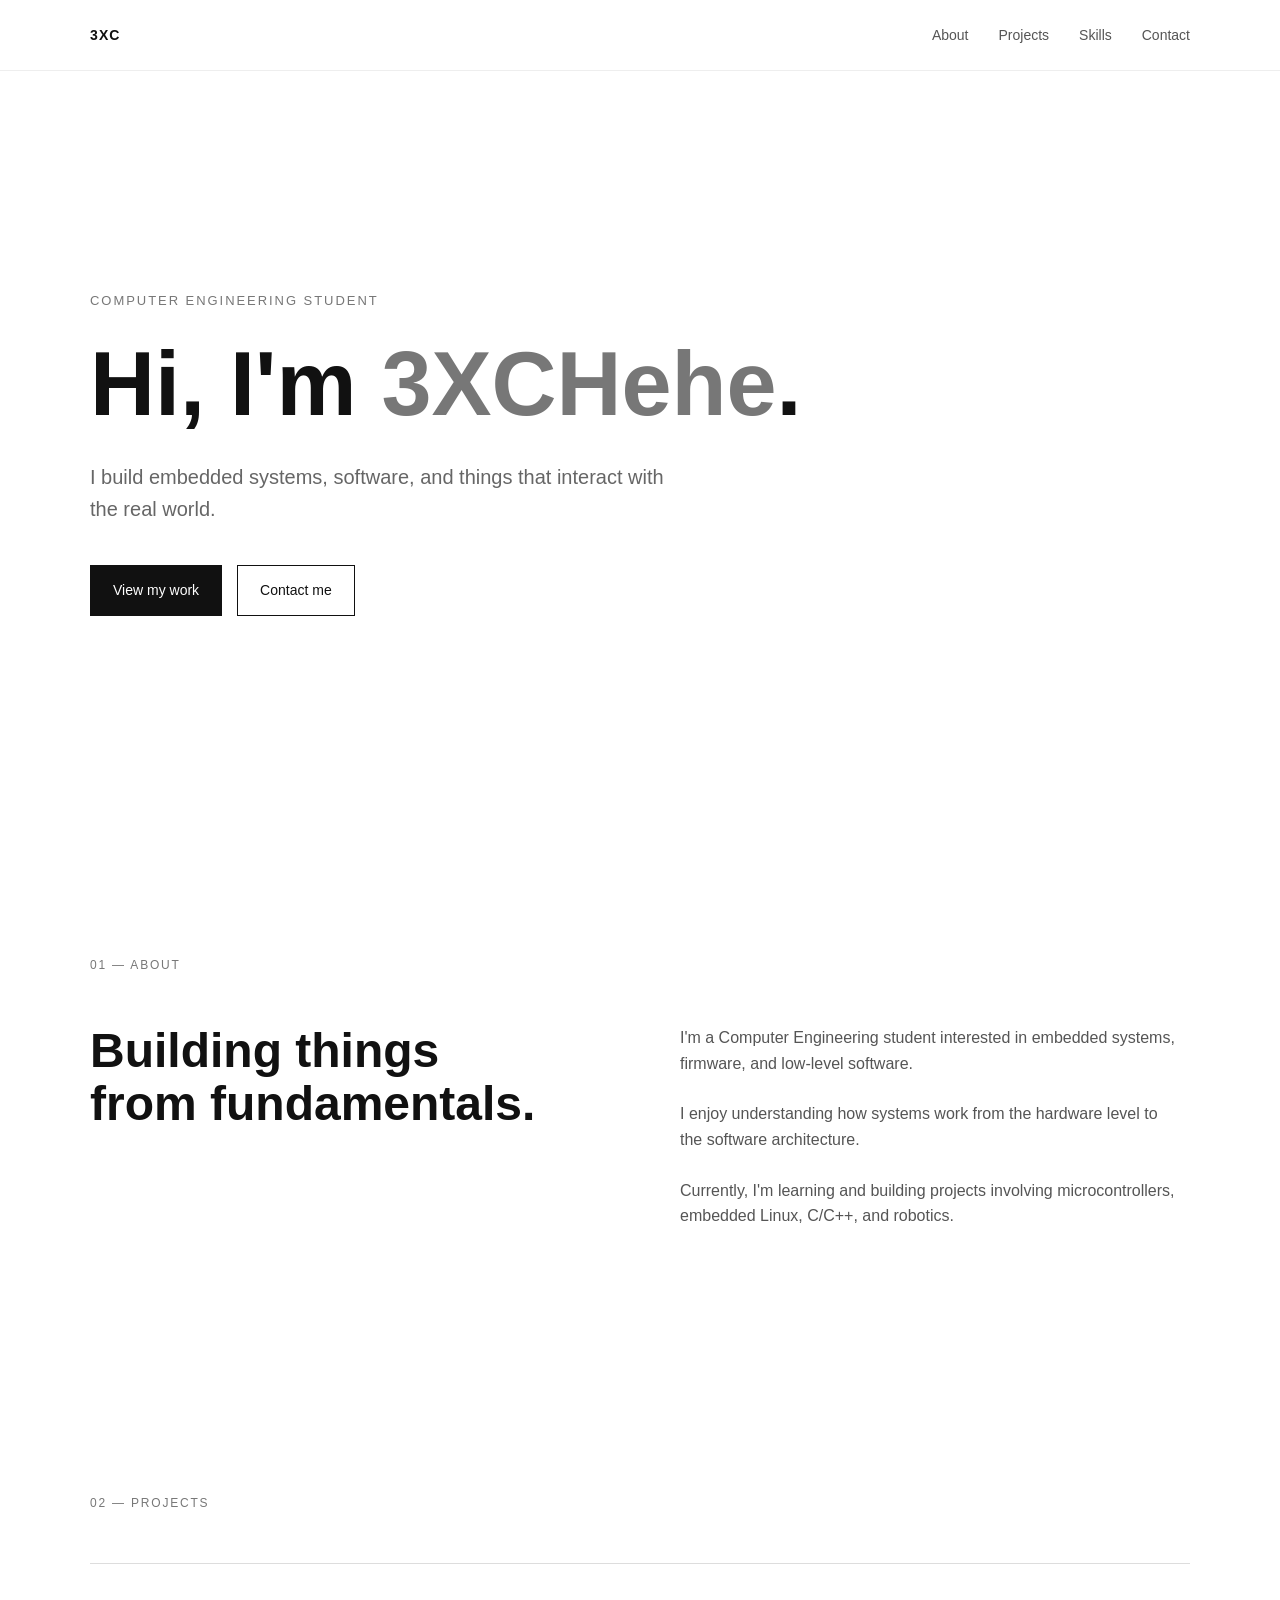
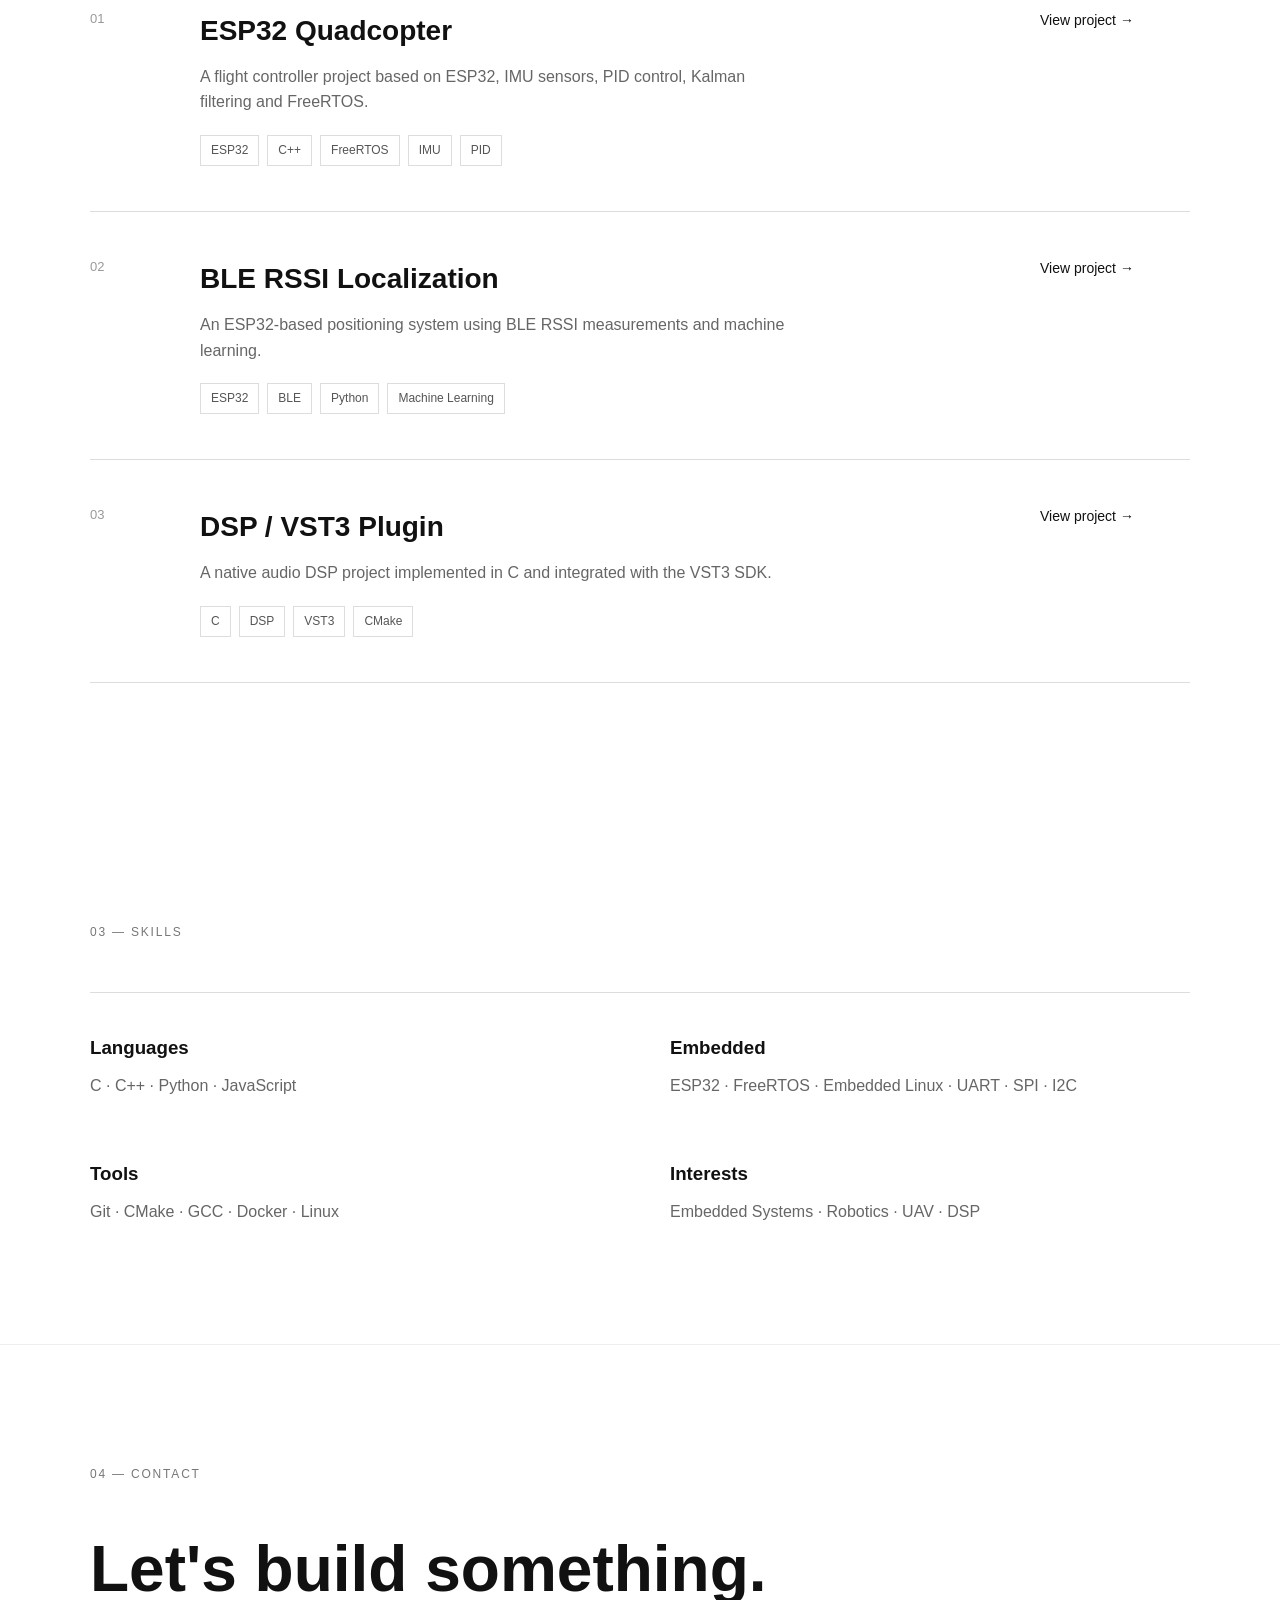
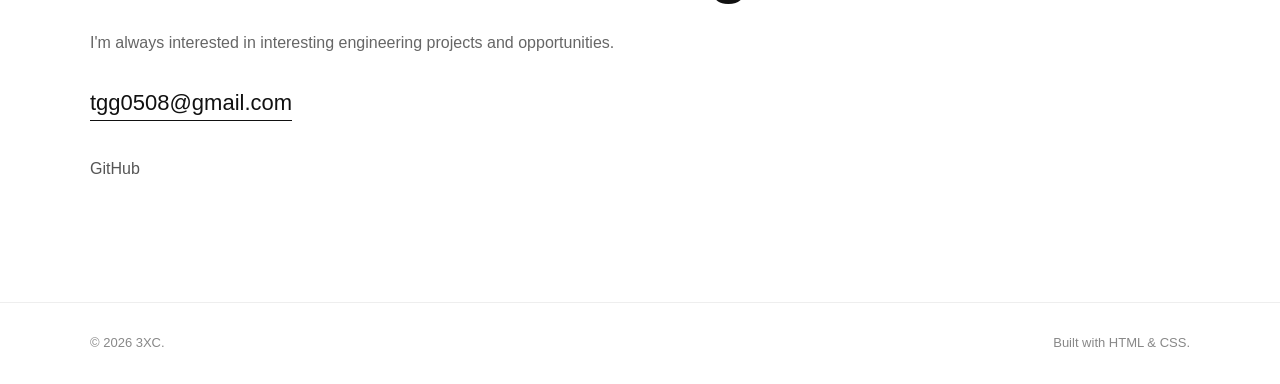
<file: index.html>
<!DOCTYPE html>
<html lang="en">

<head>
    <meta charset="UTF-8">

    <meta name="viewport" content="width=device-width, initial-scale=1.0">

    <meta name="description" content="Personal portfolio of a Computer Engineering student.">

    <title>3XCHEHE — Portfolio</title>

    <link rel="stylesheet" href="style.css">
</head>

<body>

    <!-- Navigation -->
    <header class="navbar">
        <div class="container nav-content">

            <a href="#" class="logo">
                3XC
            </a>

            <nav>
                <a href="#about">About</a>
                <a href="#projects">Projects</a>
                <a href="#skills">Skills</a>
                <a href="#contact">Contact</a>
            </nav>

        </div>
    </header>


    <main>

        <!-- Hero -->
        <section class="hero">
            <div class="container">

                <p class="eyebrow">
                    COMPUTER ENGINEERING STUDENT
                </p>

                <h1>
                    Hi, I'm <span>3XCHehe</span>.
                </h1>

                <p class="hero-description">
                    I build embedded systems, software,
                    and things that interact with the real world.
                </p>

                <div class="hero-buttons">

                    <a href="#projects" class="button primary">
                        View my work
                    </a>

                    <a href="#contact" class="button secondary">
                        Contact me
                    </a>

                </div>

            </div>
        </section>


        <!-- About -->
        <section id="about" class="section">
            <div class="container">

                <p class="section-label">
                    01 — ABOUT
                </p>

                <div class="about-grid">

                    <h2>
                        Building things<br>
                        from fundamentals.
                    </h2>

                    <div class="about-text">

                        <p>
                            I'm a Computer Engineering student
                            interested in embedded systems,
                            firmware, and low-level software.
                        </p>

                        <p>
                            I enjoy understanding how systems work
                            from the hardware level to the software
                            architecture.
                        </p>

                        <p>
                            Currently, I'm learning and building
                            projects involving microcontrollers,
                            embedded Linux, C/C++, and robotics.
                        </p>

                    </div>

                </div>

            </div>
        </section>


        <!-- Projects -->
        <section id="projects" class="section">
            <div class="container">

                <p class="section-label">
                    02 — PROJECTS
                </p>

                <div class="projects">

                    <article class="project">

                        <div class="project-number">
                            01
                        </div>

                        <div>
                            <h3>
                                ESP32 Quadcopter
                            </h3>

                            <p>
                                A flight controller project based
                                on ESP32, IMU sensors, PID control,
                                Kalman filtering and FreeRTOS.
                            </p>

                            <div class="tags">
                                <span>ESP32</span>
                                <span>C++</span>
                                <span>FreeRTOS</span>
                                <span>IMU</span>
                                <span>PID</span>
                            </div>
                        </div>

                        <a href="#" class="project-link">
                            View project →
                        </a>

                    </article>


                    <article class="project">

                        <div class="project-number">
                            02
                        </div>

                        <div>
                            <h3>
                                BLE RSSI Localization
                            </h3>

                            <p>
                                An ESP32-based positioning system
                                using BLE RSSI measurements and
                                machine learning.
                            </p>

                            <div class="tags">
                                <span>ESP32</span>
                                <span>BLE</span>
                                <span>Python</span>
                                <span>Machine Learning</span>
                            </div>
                        </div>

                        <a href="#" class="project-link">
                            View project →
                        </a>

                    </article>


                    <article class="project">

                        <div class="project-number">
                            03
                        </div>

                        <div>
                            <h3>
                                DSP / VST3 Plugin
                            </h3>

                            <p>
                                A native audio DSP project implemented
                                in C and integrated with the VST3 SDK.
                            </p>

                            <div class="tags">
                                <span>C</span>
                                <span>DSP</span>
                                <span>VST3</span>
                                <span>CMake</span>
                            </div>
                        </div>

                        <a href="#" class="project-link">
                            View project →
                        </a>

                    </article>

                </div>

            </div>
        </section>


        <!-- Skills -->
        <section id="skills" class="section">
            <div class="container">

                <p class="section-label">
                    03 — SKILLS
                </p>

                <div class="skills-grid">

                    <div>
                        <h3>Languages</h3>

                        <p>
                            C · C++ · Python · JavaScript
                        </p>
                    </div>

                    <div>
                        <h3>Embedded</h3>

                        <p>
                            ESP32 · FreeRTOS · Embedded Linux
                            · UART · SPI · I2C
                        </p>
                    </div>

                    <div>
                        <h3>Tools</h3>

                        <p>
                            Git · CMake · GCC · Docker
                            · Linux
                        </p>
                    </div>

                    <div>
                        <h3>Interests</h3>

                        <p>
                            Embedded Systems · Robotics
                            · UAV · DSP
                        </p>
                    </div>

                </div>

            </div>
        </section>


        <!-- Contact -->
        <section id="contact" class="section contact">
            <div class="container">

                <p class="section-label">
                    04 — CONTACT
                </p>

                <h2>
                    Let's build something.
                </h2>

                <p>
                    I'm always interested in interesting
                    engineering projects and opportunities.
                </p>

                <a href="mailto:your.email@example.com" class="email">
                    tgg0508@gmail.com
                </a>

                <div class="socials">

                    <a href="#">
                        GitHub
                    </a>

                </div>

            </div>
        </section>

    </main>


    <!-- Footer -->
    <footer>
        <div class="container">

            <p>
                © 2026 3XC.
            </p>

            <p>
                Built with HTML & CSS.
            </p>

        </div>
    </footer>

</body>

</html>
</file>
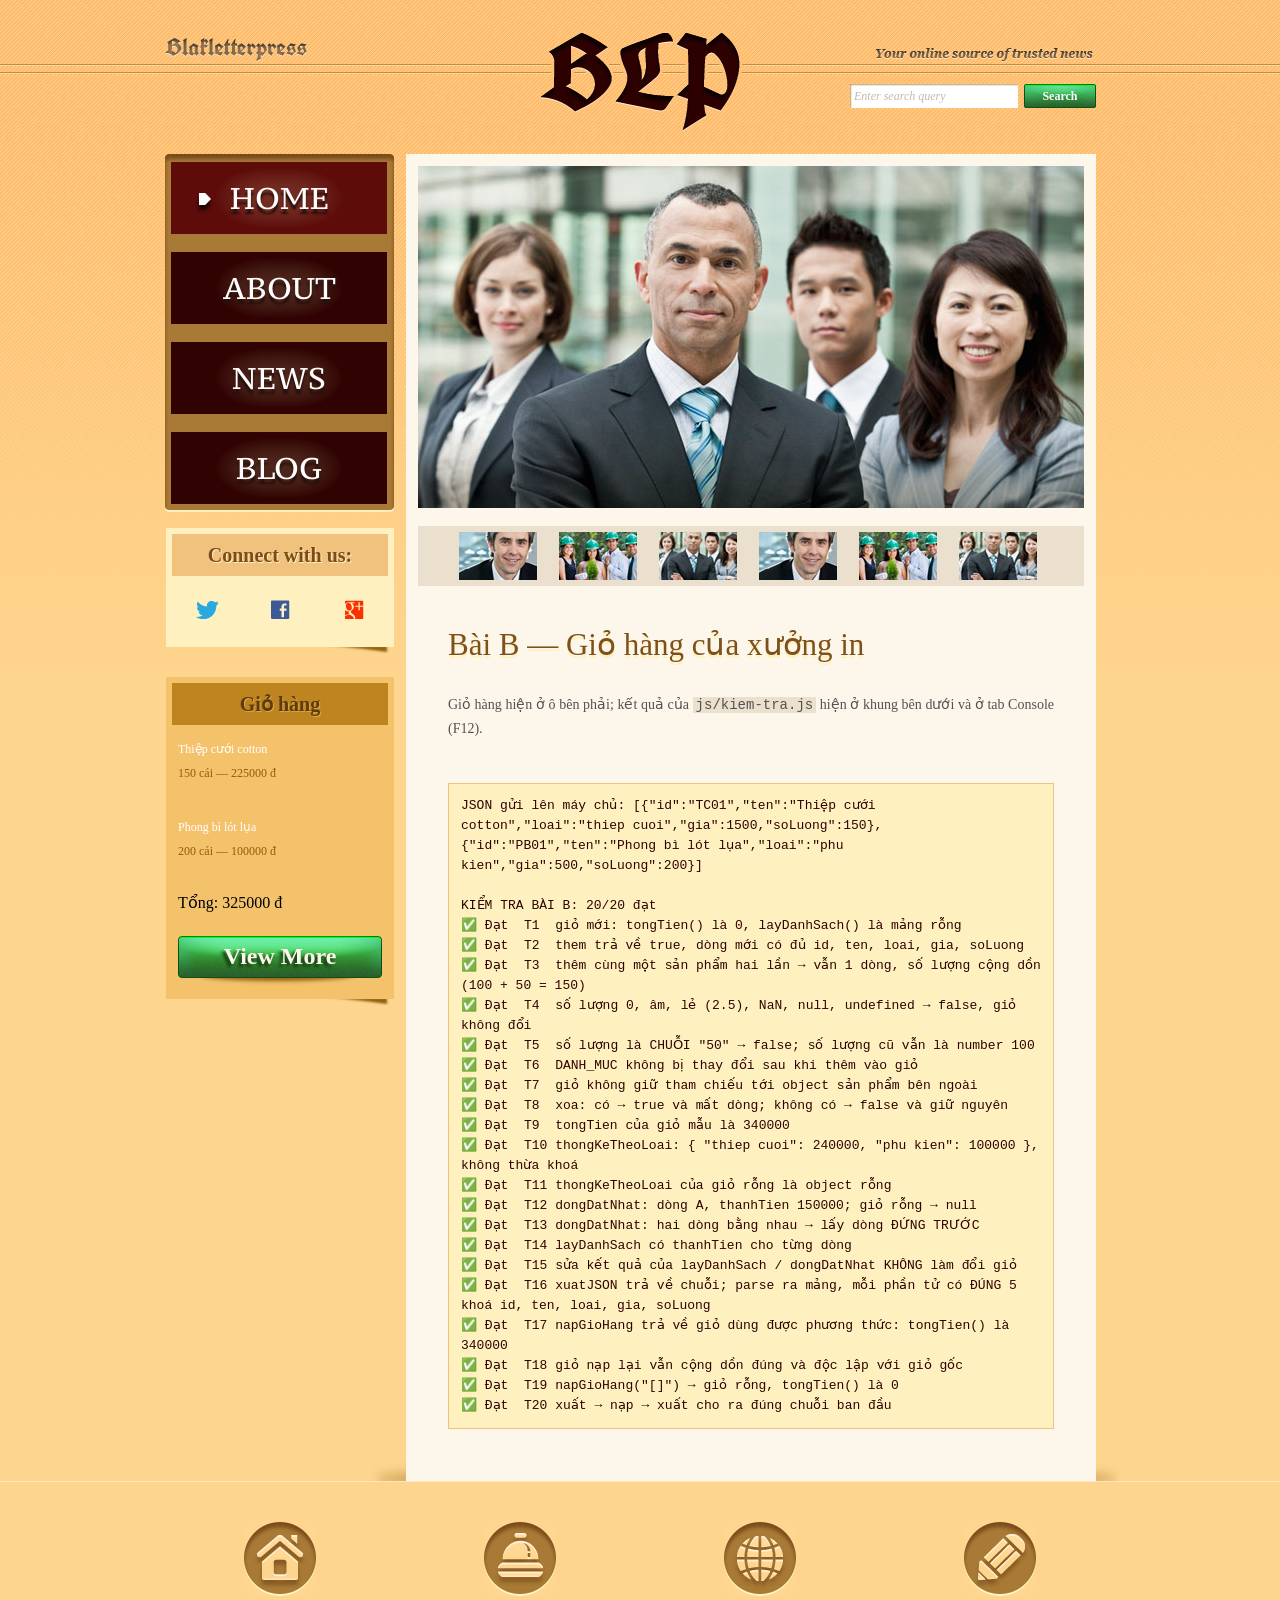
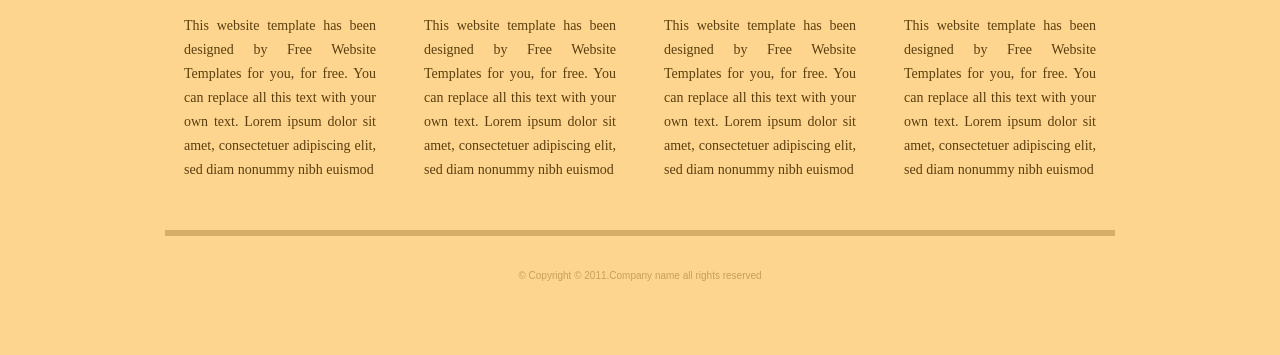
<file: Bai_tap_2_JS_tin_tuc_va_gio_hang/index.html>
<!DOCTYPE html>
<!-- Website template by freewebsitetemplates.com -->
<html>
<head>
	<meta charset="UTF-8">
	<title>Bài B – Giỏ hàng | Blakletterpress</title>
	<link rel="stylesheet" href="css/style.css" type="text/css">
	<link rel="stylesheet" href="css/bai-js.css" type="text/css">
</head>
<body>
	<div id="page">
		<div id="header">
			<div id="motto">
				<a href="index.html" class="sitename"><img src="images/blakletterpress.png" height="24" width="142" alt="SiteName"></a>
				<p>
					<img src="images/header-text.png" height="14" width="218" alt="Text">
				</p>
			</div>
			<div id="logo">
				<a href="index.html"><img src="images/logo.png" alt="LOGO"></a>
			</div>
			<div id="searchbar">
				<form action="#" method="post">
					<input type="text" value="Enter search query" class="txtfield" onBlur="javascript:if(this.value==''){this.value=this.defaultValue;}" onFocus="javascript:if(this.value==this.defaultValue){this.value='';}">
					<input type="submit" value="Search" class="btn">
				</form>
			</div>
		</div>
		<div id="contents">
			<div id="main">
				<div id="gallery">
					<div>
						<img src="images/team-large.jpg" alt="Img">
					</div>
					<ul>
						<li>
							<img src="images/smiling.jpg" alt="Img">
						</li>
						<li>
							<img src="images/ecofriends.jpg" alt="Img">
						</li>
						<li>
							<img src="images/team.jpg" alt="Img">
						</li>
						<li>
							<img src="images/smiling.jpg" alt="Img">
						</li>
						<li>
							<img src="images/ecofriends.jpg" alt="Img">
						</li>
						<li>
							<img src="images/team.jpg" alt="Img">
						</li>
					</ul>
				</div>
				<div class="body">
					<h1>Bài B — Giỏ hàng của xưởng in</h1>
					<p>
						Giỏ hàng hiện ở ô bên phải; kết quả của <code>js/kiem-tra.js</code> hiện ở khung bên dưới và ở tab Console (F12).
					</p>
					<pre id="ket-qua"></pre>
				</div>
			</div>
			<div id="sidebar">
				<div id="navigation">
					<div>
						<ul>
							<li class="selected">
								<a href="index.html">Home</a>
							</li>
							<li>
								<a href="about.html">About</a>
							</li>
							<li>
								<a href="news.html">News</a>
							</li>
							<li>
								<a href="blog.html">Blog</a>
							</li>
						</ul>
					</div>
				</div>
				<div class="section">
					<div id="connect">
						<h2>Connect with us:</h2>
						<a href="http://freewebsitetemplates.com/go/twitter/" target="_blank" class="twitter"></a> <a href="http://freewebsitetemplates.com/go/facebook/" target="_blank" class="facebook"></a> <a href="http://freewebsitetemplates.com/go/googleplus/" target="_blank" class="googleplus"></a>
					</div>
				</div>
				<div class="section">
					<div id="posts">
						<h2>Giỏ hàng</h2>
						<ul id="gio-hang">
							<li>
								<h5>Title Sample One</h5>
								<p>
									Lorem ipsum dolor sit amet, consectetur adipiscing elit. Donec eleifend ligula vel velit varius
								</p>
								<a href="news.html" class="more">Read more</a>
							</li>
							<li>
								<h5>Title Sample One</h5>
								<p>
									Lorem ipsum dolor sit amet, consectetur adipiscing elit. Donec eleifend ligula vel velit varius
								</p>
								<a href="news.html" class="more">Read more</a>
							</li>
						</ul>
						<a href="news.html" class="btn2">View More</a>
					</div>
				</div>
			</div>
		</div>
		<div id="footer">
			<div>
				<ul id="featured">
					<li>
						<a href="index.html" class="home"></a>
						<p>
							This website template has been designed by Free Website Templates for you, for free. You can replace all this text with your own text. Lorem ipsum dolor sit amet, consectetuer adipiscing elit, sed diam nonummy nibh euismod
						</p>
					</li>
					<li>
						<a href="index.html" class="bell"></a>
						<p>
							This website template has been designed by Free Website Templates for you, for free. You can replace all this text with your own text. Lorem ipsum dolor sit amet, consectetuer adipiscing elit, sed diam nonummy nibh euismod
						</p>
					</li>
					<li>
						<a href="index.html" class="globe"></a>
						<p>
							This website template has been designed by Free Website Templates for you, for free. You can replace all this text with your own text. Lorem ipsum dolor sit amet, consectetuer adipiscing elit, sed diam nonummy nibh euismod
						</p>
					</li>
					<li>
						<a href="index.html" class="pencil"></a>
						<p>
							This website template has been designed by Free Website Templates for you, for free. You can replace all this text with your own text. Lorem ipsum dolor sit amet, consectetuer adipiscing elit, sed diam nonummy nibh euismod
						</p>
					</li>
				</ul>
				<p id="footnote">
					© Copyright © 2011.Company name all rights reserved
				</p>
			</div>
		</div>
	</div>
	<script src="js/ho-tro.js"></script>
	<script src="js/bai-b-gio-hang.js"></script>
	<script src="js/kiem-tra.js"></script>
</body>
</html>
</file>
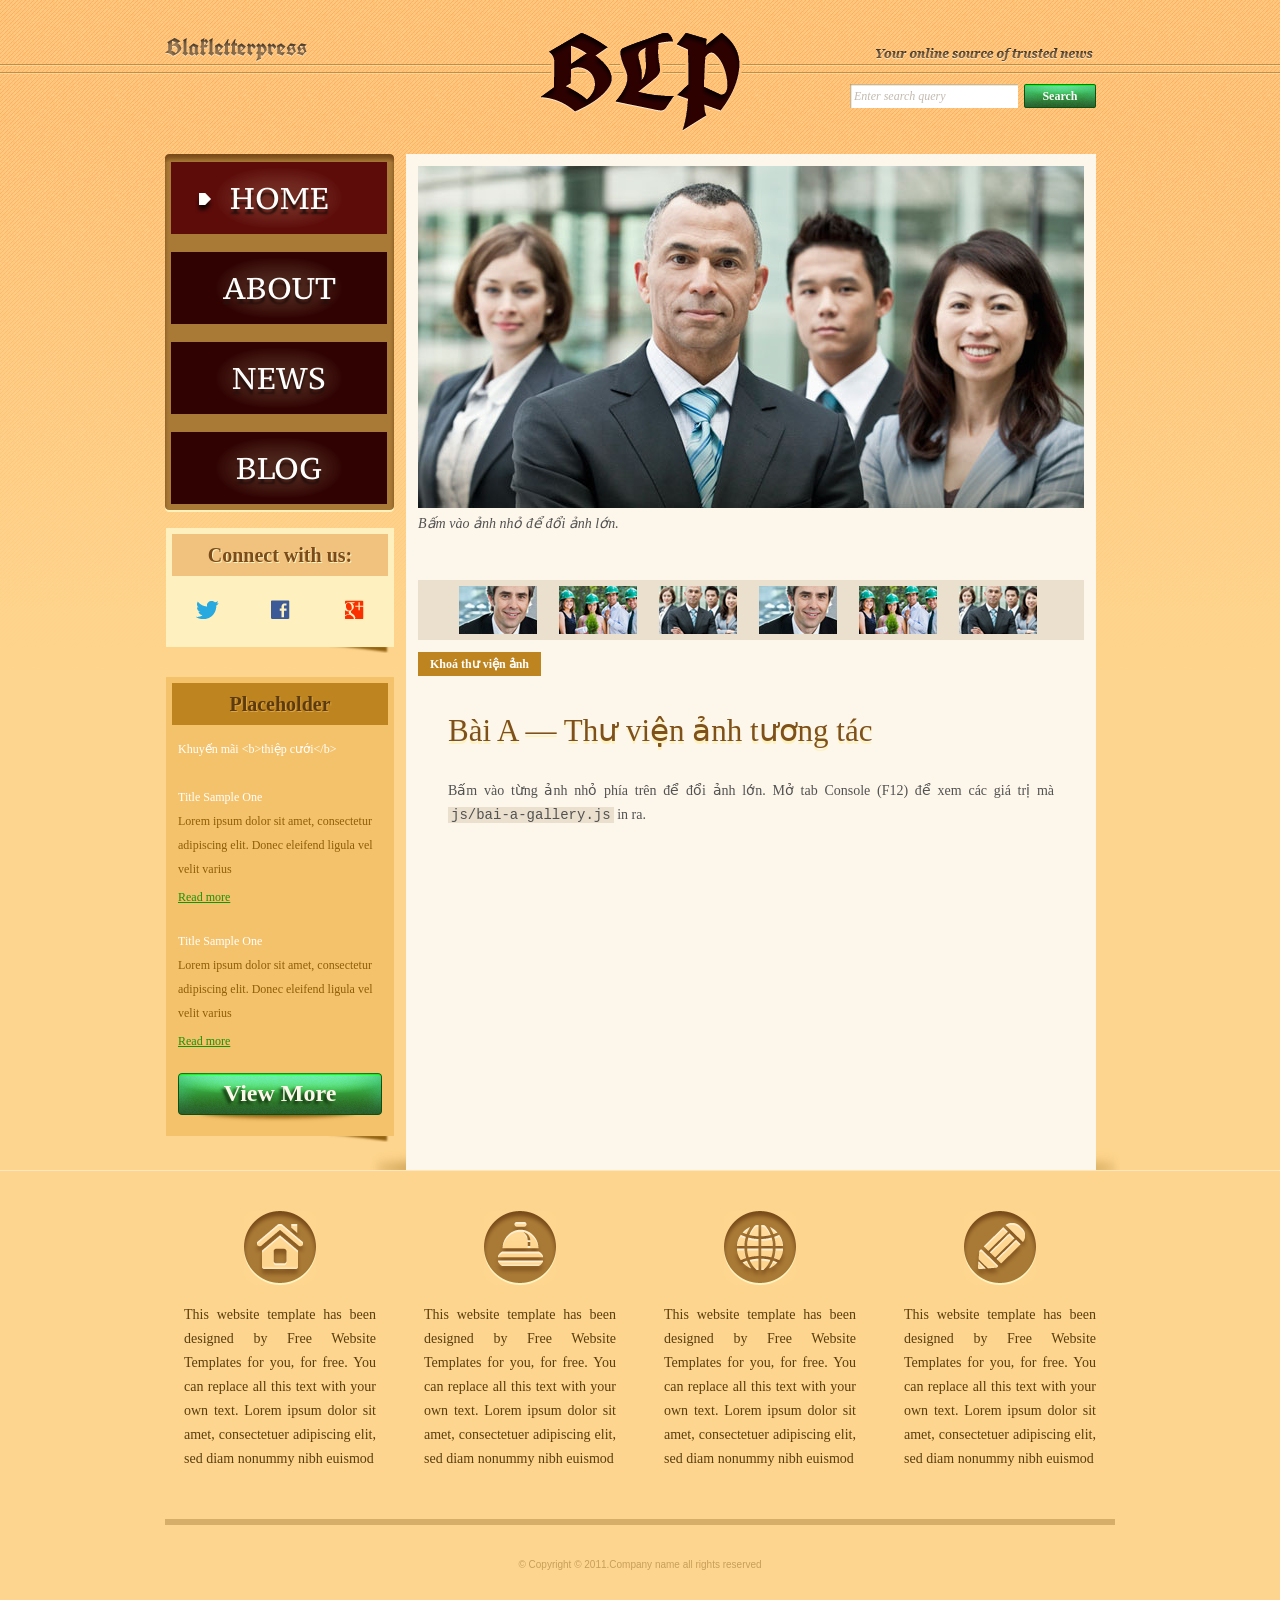
<file: Bai_tap_3_JS_thu_vien_anh_va_tin_nhanh/index.html>
<!DOCTYPE html>
<!-- Website template by freewebsitetemplates.com -->
<html>
<head>
	<meta charset="UTF-8">
	<title>Bài A – Thư viện ảnh | Blakletterpress</title>
	<link rel="stylesheet" href="css/style.css" type="text/css">
	<link rel="stylesheet" href="css/bai-js.css" type="text/css">
</head>
<body>
	<div id="page">
		<div id="header">
			<div id="motto">
				<a href="index.html" class="sitename"><img src="images/blakletterpress.png" height="24" width="142" alt="SiteName"></a>
				<p>
					<img src="images/header-text.png" height="14" width="218" alt="Text">
				</p>
			</div>
			<div id="logo">
				<a href="index.html"><img src="images/logo.png" alt="LOGO"></a>
			</div>
			<div id="searchbar">
				<form action="#" method="post">
					<input type="text" id="o-tim-kiem" value="Enter search query" class="txtfield">
					<input type="submit" value="Search" class="btn">
				</form>
			</div>
		</div>
		<div id="contents">
			<div id="main">
				<div id="gallery">
					<div>
						<img src="images/team-large.jpg" alt="Img">
					</div>
					<ul>
						<li>
							<img src="images/smiling.jpg" alt="meeting">
						</li>
						<li>
							<img src="images/ecofriends.jpg" alt="team-large">
						</li>
						<li>
							<img src="images/team.jpg" alt="team-large">
						</li>
						<li>
							<img src="images/smiling.jpg" alt="meeting">
						</li>
						<li>
							<img src="images/ecofriends.jpg" alt="team-large">
						</li>
						<li>
							<img src="images/team.jpg" alt="team-large">
						</li>
					</ul>
					<button type="button" id="nut-khoa">Khoá thư viện ảnh</button>
				</div>
				<div class="body">
					<h1>Bài A — Thư viện ảnh tương tác</h1>
					<p>
						Bấm vào từng ảnh nhỏ phía trên để đổi ảnh lớn. Mở tab Console (F12) để xem các giá trị mà <code>js/bai-a-gallery.js</code> in ra.
					</p>
				</div>
			</div>
			<div id="sidebar">
				<div id="navigation">
					<div>
						<ul>
							<li class="selected">
								<a href="index.html">Home</a>
							</li>
							<li>
								<a href="about.html">About</a>
							</li>
							<li>
								<a href="news.html">News</a>
							</li>
							<li>
								<a href="blog.html">Blog</a>
							</li>
						</ul>
					</div>
				</div>
				<div class="section">
					<div id="connect">
						<h2>Connect with us:</h2>
						<a href="http://freewebsitetemplates.com/go/twitter/" target="_blank" class="twitter"></a> <a href="http://freewebsitetemplates.com/go/facebook/" target="_blank" class="facebook"></a> <a href="http://freewebsitetemplates.com/go/googleplus/" target="_blank" class="googleplus"></a>
					</div>
				</div>
				<div class="section">
					<div id="posts">
						<h2>Placeholder</h2>
						<ul>
							<li>
								<h5>Title Sample One</h5>
								<p>
									Lorem ipsum dolor sit amet, consectetur adipiscing elit. Donec eleifend ligula vel velit varius
								</p>
								<a href="news.html" class="more">Read more</a>
							</li>
							<li>
								<h5>Title Sample One</h5>
								<p>
									Lorem ipsum dolor sit amet, consectetur adipiscing elit. Donec eleifend ligula vel velit varius
								</p>
								<a href="news.html" class="more">Read more</a>
							</li>
						</ul>
						<a href="news.html" class="btn2">View More</a>
					</div>
				</div>
			</div>
		</div>
		<div id="footer">
			<div>
				<ul id="featured">
					<li>
						<a href="index.html" class="home"></a>
						<p>
							This website template has been designed by Free Website Templates for you, for free. You can replace all this text with your own text. Lorem ipsum dolor sit amet, consectetuer adipiscing elit, sed diam nonummy nibh euismod
						</p>
					</li>
					<li>
						<a href="index.html" class="bell"></a>
						<p>
							This website template has been designed by Free Website Templates for you, for free. You can replace all this text with your own text. Lorem ipsum dolor sit amet, consectetuer adipiscing elit, sed diam nonummy nibh euismod
						</p>
					</li>
					<li>
						<a href="index.html" class="globe"></a>
						<p>
							This website template has been designed by Free Website Templates for you, for free. You can replace all this text with your own text. Lorem ipsum dolor sit amet, consectetuer adipiscing elit, sed diam nonummy nibh euismod
						</p>
					</li>
					<li>
						<a href="index.html" class="pencil"></a>
						<p>
							This website template has been designed by Free Website Templates for you, for free. You can replace all this text with your own text. Lorem ipsum dolor sit amet, consectetuer adipiscing elit, sed diam nonummy nibh euismod
						</p>
					</li>
				</ul>
				<p id="footnote">
					© Copyright © 2011.Company name all rights reserved
				</p>
			</div>
		</div>
	</div>
	<script src="js/bai-a-gallery.js"></script>
</body>
</html>
</file>
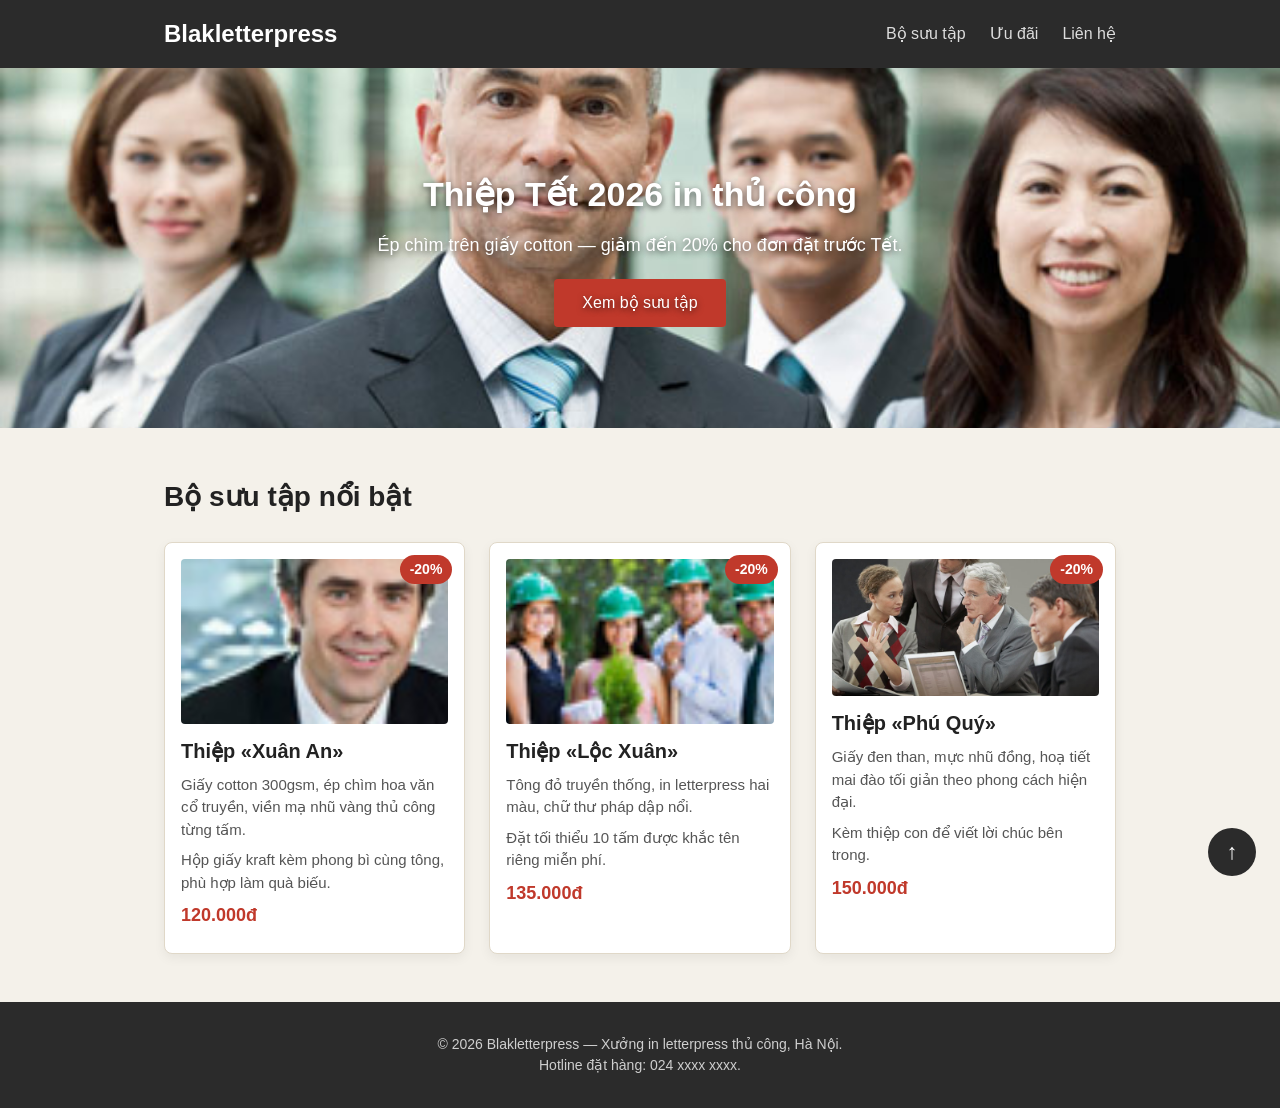
<file: Bai tap 1 Tim va sua loi CSS/trang.html>
<!DOCTYPE html>
<html lang="vi">
<head>
	<meta charset="UTF-8">
	<meta name="viewport" content="width=device-width, initial-scale=1.0">
	<title>Khuyến mãi thiệp Tết 2026 — Blakletterpress</title>
	<link rel="stylesheet" href="style-loi.css">
</head>
<body>
	<header class="site-header">
		<div class="header-inner">
			<a href="#" class="brand">Blakletterpress</a>
			<nav class="main-nav">
				<ul>
					<li><a href="#bo-suu-tap">Bộ sưu tập</a></li>
					<li><a href="#uu-dai">Ưu đãi</a></li>
					<li><a href="#lien-he">Liên hệ</a></li>
				</ul>
			</nav>
		</div>
	</header>

	<section class="hero">
		<img class="hero-bg" src="./images/team-large.jpg" alt="Xưởng in letterpress Blakletterpress">
		<div class="hero-overlay">
			<h1>Thiệp Tết 2026 in thủ công</h1>
			<p>Ép chìm trên giấy cotton — giảm đến 20% cho đơn đặt trước Tết.</p>
			<a href="#bo-suu-tap" class="hero-btn">Xem bộ sưu tập</a>
		</div>
	</section>

	<main>
		<section id="bo-suu-tap" class="products">
			<h2>Bộ sưu tập nổi bật</h2>
			<div class="card-list">

				<article class="card">
					<span class="badge">-20%</span>
					<img src="./images/smiling.jpg" alt="Thiệp Xuân An">
					<div class="card-body">
						<h3>Thiệp &laquo;Xuân An&raquo;</h3>
						<p>Giấy cotton 300gsm, ép chìm hoa văn cổ truyền, viền mạ nhũ vàng thủ công từng tấm.</p>
						<p>Hộp giấy kraft kèm phong bì cùng tông, phù hợp làm quà biếu.</p>
						<p class="price">120.000đ</p>
					</div>
				</article>

				<article class="card">
					<span class="badge">-20%</span>
					<img src="./images/ecofriends.jpg" alt="Thiệp Lộc Xuân">
					<div class="card-body">
						<h3>Thiệp &laquo;Lộc Xuân&raquo;</h3>
						<p>Tông đỏ truyền thống, in letterpress hai màu, chữ thư pháp dập nổi.</p>
						<p>Đặt tối thiểu 10 tấm được khắc tên riêng miễn phí.</p>
						<p class="price">135.000đ</p>
					</div>
				</article>

				<article class="card">
					<span class="badge">-20%</span>
					<img src="./images/meeting.jpg" alt="Thiệp Phú Quý">
					<div class="card-body">
						<h3>Thiệp &laquo;Phú Quý&raquo;</h3>
						<p>Giấy đen than, mực nhũ đồng, hoạ tiết mai đào tối giản theo phong cách hiện đại.</p>
						<p>Kèm thiệp con để viết lời chúc bên trong.</p>
						<p class="price">150.000đ</p>
					</div>
				</article>

			</div>
		</section>
	</main>

	<a href="#" class="back-to-top" aria-label="Lên đầu trang">↑</a>

	<footer id="lien-he" class="site-footer">
		<p>© 2026 Blakletterpress — Xưởng in letterpress thủ công, Hà Nội.</p>
		<p>Hotline đặt hàng: 024&nbsp;xxxx&nbsp;xxxx.</p>
	</footer>
</body>
</html>
</file>
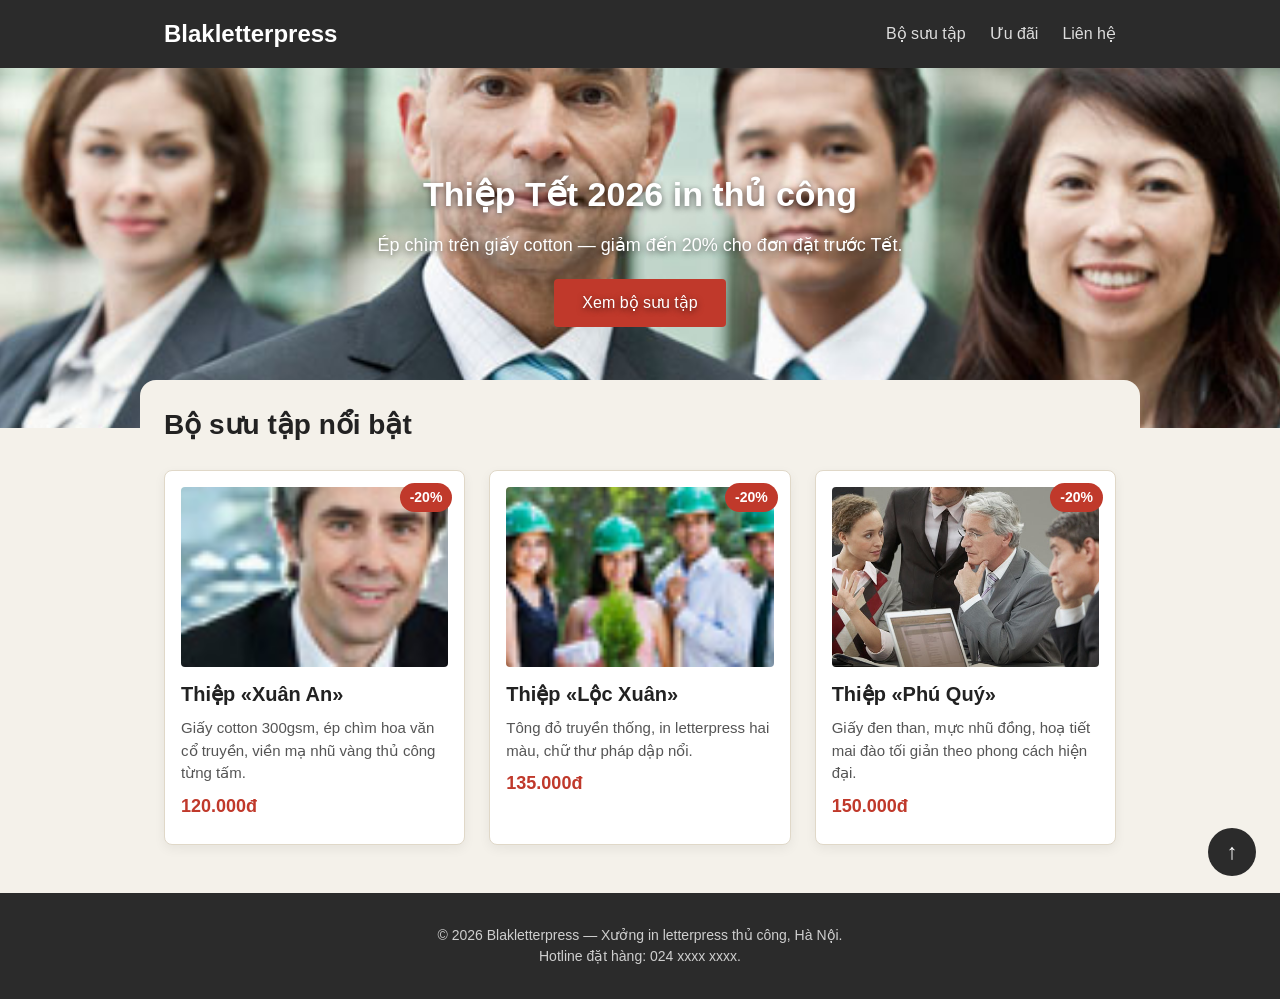
<file: Bai tap 2 Tim va sua loi CSS/trang.html>
<!DOCTYPE html>
<html lang="vi">
<head>
	<meta charset="UTF-8">
	<meta name="viewport" content="width=device-width, initial-scale=1.0">
	<title>Khuyến mãi thiệp Tết 2026 — Blakletterpress</title>
	<link rel="stylesheet" href="style-loi.css">
</head>
<body>
	<div class="page">
		<header class="site-header">
			<div class="header-inner">
				<a href="#" class="brand">Blakletterpress</a>
				<nav class="main-nav">
					<ul>
						<li><a href="#bo-suu-tap">Bộ sưu tập</a></li>
						<li><a href="#uu-dai">Ưu đãi</a></li>
						<li><a href="#lien-he">Liên hệ</a></li>
					</ul>
				</nav>
			</div>
		</header>

		<section class="hero">
			<img class="hero-bg" src="./images/team-large.jpg" alt="Xưởng in letterpress Blakletterpress">
			<div class="hero-overlay">
				<h1>Thiệp Tết 2026 in thủ công</h1>
				<p>Ép chìm trên giấy cotton — giảm đến 20% cho đơn đặt trước Tết.</p>
				<a href="#bo-suu-tap" class="hero-btn">Xem bộ sưu tập</a>
			</div>
		</section>

		<main>
			<section id="bo-suu-tap" class="products">
				<h2>Bộ sưu tập nổi bật</h2>
				<div class="card-list">

					<article class="card">
						<span class="badge">-20%</span>
						<img src="./images/smiling.jpg" alt="Thiệp Xuân An">
						<div class="card-body">
							<h3>Thiệp &laquo;Xuân An&raquo;</h3>
							<p>Giấy cotton 300gsm, ép chìm hoa văn cổ truyền, viền mạ nhũ vàng thủ công từng tấm.</p>
							<p class="price">120.000đ</p>
						</div>
					</article>

					<article class="card">
						<span class="badge">-20%</span>
						<img src="./images/ecofriends.jpg" alt="Thiệp Lộc Xuân">
						<div class="card-body">
							<h3>Thiệp &laquo;Lộc Xuân&raquo;</h3>
							<p>Tông đỏ truyền thống, in letterpress hai màu, chữ thư pháp dập nổi.</p>
							<p class="price">135.000đ</p>
						</div>
					</article>

					<article class="card">
						<span class="badge">-20%</span>
						<img src="./images/meeting.jpg" alt="Thiệp Phú Quý">
						<div class="card-body">
							<h3>Thiệp &laquo;Phú Quý&raquo;</h3>
							<p>Giấy đen than, mực nhũ đồng, hoạ tiết mai đào tối giản theo phong cách hiện đại.</p>
							<p class="price">150.000đ</p>
						</div>
					</article>

				</div>
			</section>
		</main>

		<a href="#" class="back-to-top" aria-label="Lên đầu trang">↑</a>

		<footer id="lien-he" class="site-footer">
			<p>© 2026 Blakletterpress — Xưởng in letterpress thủ công, Hà Nội.</p>
			<p>Hotline đặt hàng: 024&nbsp;xxxx&nbsp;xxxx.</p>
		</footer>
	</div>
</body>
</html>
</file>
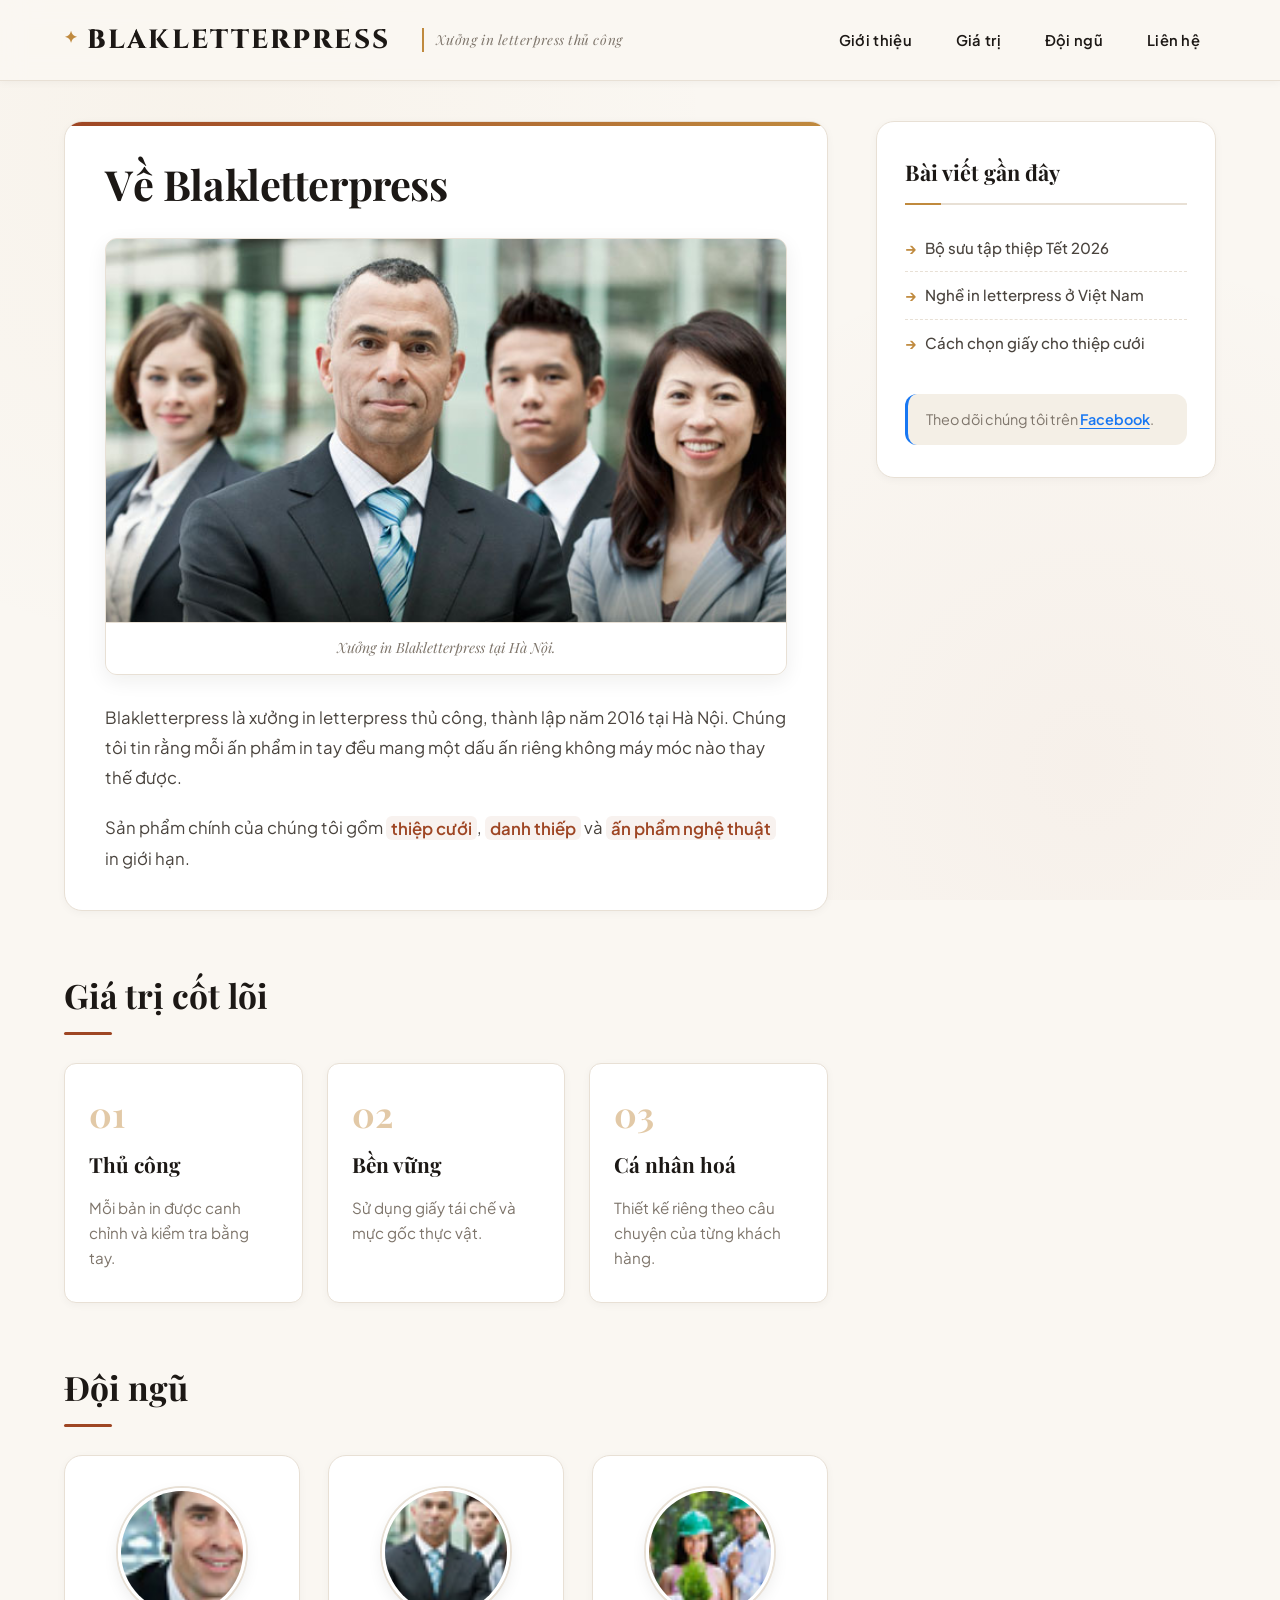
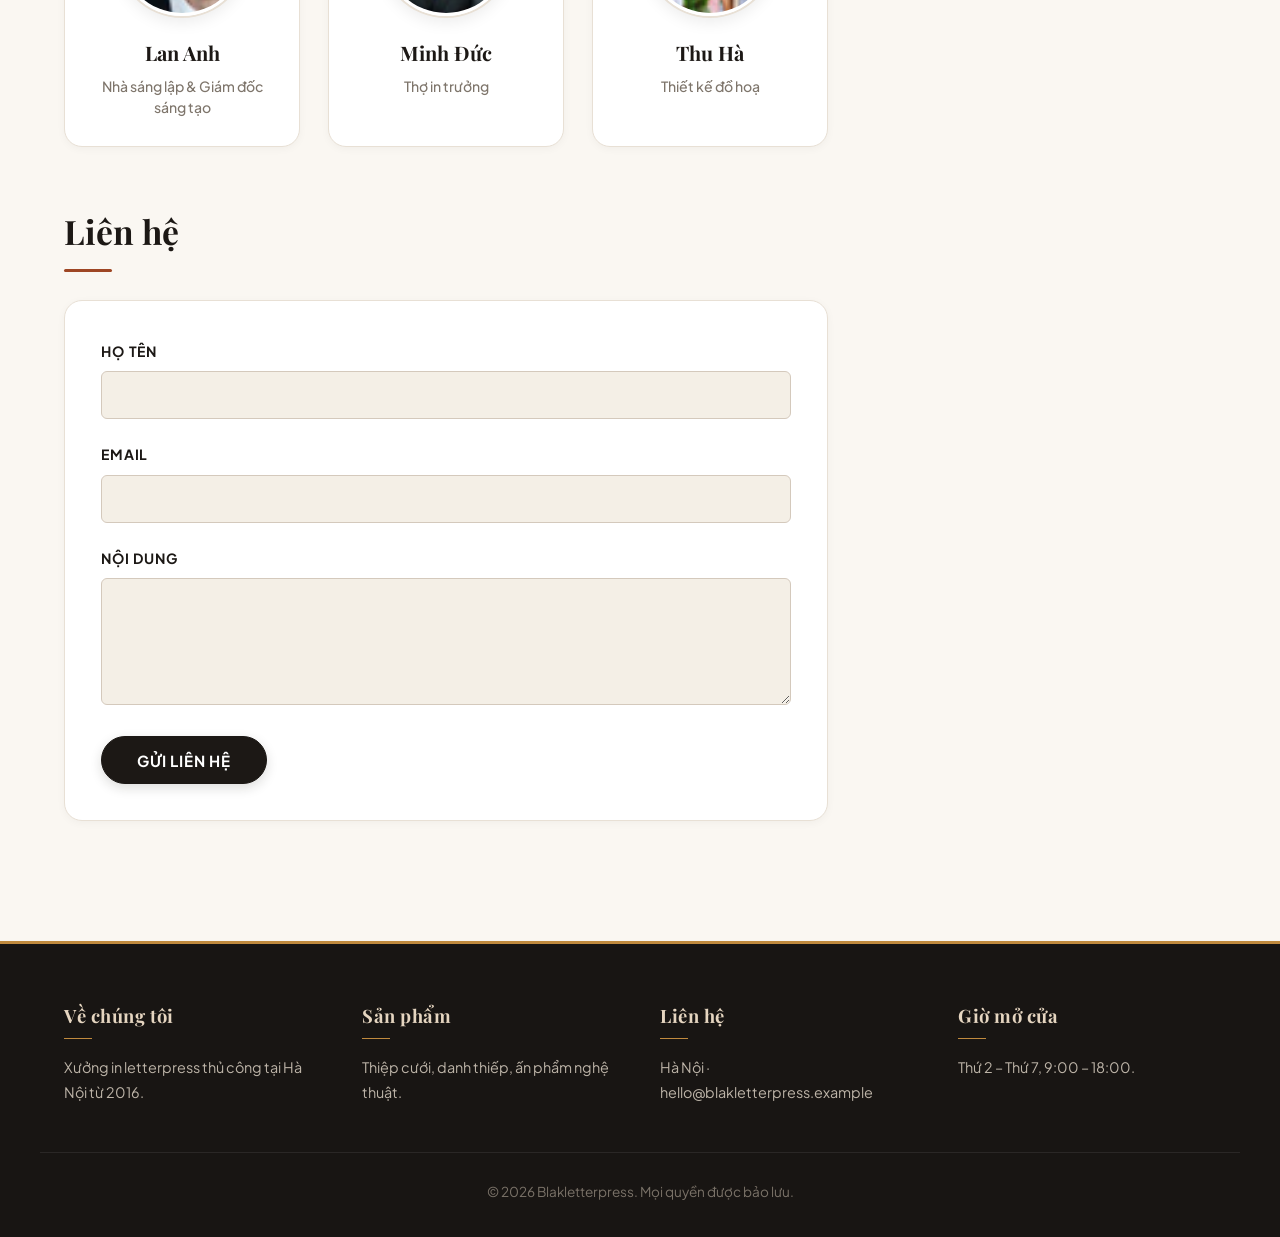
<file: Bai tap 4 Xay dung CSS/trang-goc.html>
<!DOCTYPE html>
<html lang="vi">
<head>
	<meta charset="UTF-8">
	<meta name="viewport" content="width=device-width, initial-scale=1.0">
	<meta name="description" content="Giới thiệu Blakletterpress — xưởng in letterpress thủ công tại Hà Nội.">
	<title>Giới thiệu — Blakletterpress</title>

	<!-- SV (Hoạt động 1): tạo file style.css trong cùng thư mục và giữ dòng <link> dưới đây. -->
	<link rel="stylesheet" href="style.css">
</head>
<body>

	<header class="site-header">
		<a href="#" class="site-name">Blakletterpress</a>
		<p class="tagline">Xưởng in letterpress thủ công</p>
		<nav class="main-nav" aria-label="Chính">
			<ul>
				<li><a href="#gioi-thieu">Giới thiệu</a></li>
				<li><a href="#gia-tri">Giá trị</a></li>
				<li><a href="#doi-ngu">Đội ngũ</a></li>
				<li><a href="#lien-he">Liên hệ</a></li>
			</ul>
		</nav>
	</header>

	<div class="layout">
		<main>

			<article id="gioi-thieu">
				<h1>Về Blakletterpress</h1>

				<figure>
					<img src="./images/team-large.jpg" alt="Đội ngũ Blakletterpress tại xưởng in">
					<figcaption>Xưởng in Blakletterpress tại Hà Nội.</figcaption>
				</figure>

				<p>
					Blakletterpress là xưởng in letterpress thủ công, thành lập năm 2016 tại Hà Nội.
					Chúng tôi tin rằng mỗi ấn phẩm in tay đều mang một dấu ấn riêng không máy móc nào thay thế được.
				</p>
				<p>
					Sản phẩm chính của chúng tôi gồm <strong>thiệp cưới</strong>, <strong>danh thiếp</strong>
					và <strong>ấn phẩm nghệ thuật</strong> in giới hạn.
				</p>
			</article>

			<section id="gia-tri">
				<h2>Giá trị cốt lõi</h2>
				<ul class="value-list">
					<li class="value-card">
						<h3>Thủ công</h3>
						<p>Mỗi bản in được canh chỉnh và kiểm tra bằng tay.</p>
					</li>
					<li class="value-card">
						<h3>Bền vững</h3>
						<p>Sử dụng giấy tái chế và mực gốc thực vật.</p>
					</li>
					<li class="value-card">
						<h3>Cá nhân hoá</h3>
						<p>Thiết kế riêng theo câu chuyện của từng khách hàng.</p>
					</li>
				</ul>
			</section>

			<section id="doi-ngu">
				<h2>Đội ngũ</h2>
				<ul class="team-list">
					<li class="member">
						<img src="./images/smiling.jpg" alt="Chân dung Lan Anh">
						<h3>Lan Anh</h3>
						<p>Nhà sáng lập &amp; Giám đốc sáng tạo</p>
					</li>
					<li class="member">
						<img src="./images/team.jpg" alt="Chân dung Minh Đức">
						<h3>Minh Đức</h3>
						<p>Thợ in trưởng</p>
					</li>
					<li class="member">
						<img src="./images/ecofriends.jpg" alt="Chân dung Thu Hà">
						<h3>Thu Hà</h3>
						<p>Thiết kế đồ hoạ</p>
					</li>
				</ul>
			</section>

			<section id="lien-he">
				<h2>Liên hệ</h2>
				<form action="#" method="post" class="contact-form">
					<p>
						<label for="ten">Họ tên</label><br>
						<input type="text" id="ten" name="ten" required>
					</p>
					<p>
						<label for="email">Email</label><br>
						<input type="email" id="email" name="email" required>
					</p>
					<p>
						<label for="noidung">Nội dung</label><br>
						<textarea id="noidung" name="noidung" rows="4"></textarea>
					</p>
					<p>
						<button type="submit">Gửi liên hệ</button>
					</p>
				</form>
			</section>

		</main>

		<aside class="sidebar">
			<h2>Bài viết gần đây</h2>
			<ul class="recent">
				<li><a href="#">Bộ sưu tập thiệp Tết 2026</a></li>
				<li><a href="#">Nghề in letterpress ở Việt Nam</a></li>
				<li><a href="#">Cách chọn giấy cho thiệp cưới</a></li>
			</ul>
			<p>
				Theo dõi chúng tôi trên
				<a href="https://facebook.com" target="_blank" rel="noopener">Facebook</a>.
			</p>
		</aside>
	</div>

	<footer class="site-footer">
		<ul class="footer-cols">
			<li>
				<h3>Về chúng tôi</h3>
				<p>Xưởng in letterpress thủ công tại Hà Nội từ 2016.</p>
			</li>
			<li>
				<h3>Sản phẩm</h3>
				<p>Thiệp cưới, danh thiếp, ấn phẩm nghệ thuật.</p>
			</li>
			<li>
				<h3>Liên hệ</h3>
				<p>Hà Nội · hello@blakletterpress.example</p>
			</li>
			<li>
				<h3>Giờ mở cửa</h3>
				<p>Thứ 2 – Thứ 7, 9:00 – 18:00.</p>
			</li>
		</ul>
		<p class="copyright"><small>© 2026 Blakletterpress. Mọi quyền được bảo lưu.</small></p>
	</footer>

</body>
</html>
</file>
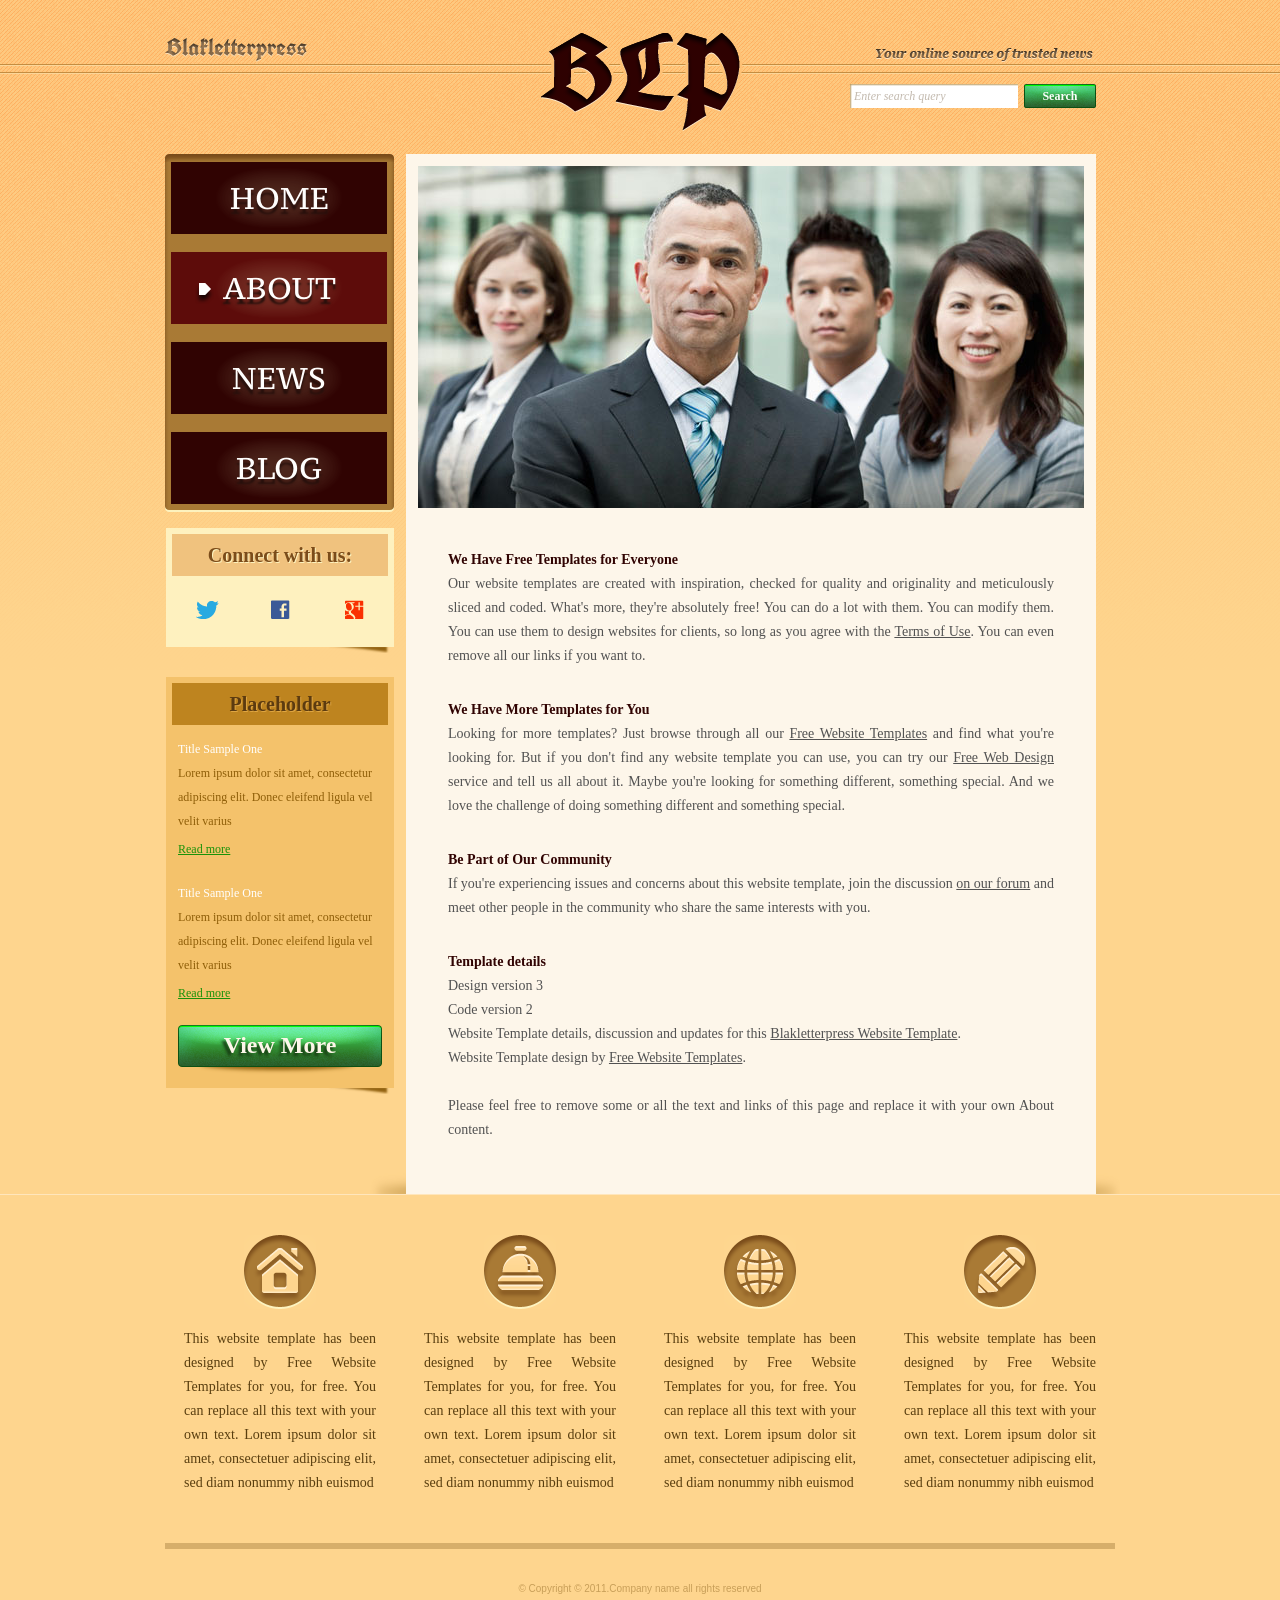
<file: Bai_tap_2_JS_tin_tuc_va_gio_hang/about.html>
<!DOCTYPE html>
<!-- Website template by freewebsitetemplates.com -->
<html>
<head>
	<meta charset="UTF-8">
	<title>About - Blakletterpress Website Template</title>
	<link rel="stylesheet" href="css/style.css" type="text/css">
</head>
<body>
	<div id="page">
		<div id="header">
			<div id="motto">
				<a href="index.html" class="sitename"><img src="images/blakletterpress.png" height="24" width="142" alt="SiteName"></a>
				<p>
					<img src="images/header-text.png" height="14" width="218" alt="Text">
				</p>
			</div>
			<div id="logo">
				<a href="index.html"><img src="images/logo.png" alt="LOGO"></a>
			</div>
			<div id="searchbar">
				<form action="#" method="post">
					<input type="text" value="Enter search query" class="txtfield" onBlur="javascript:if(this.value==''){this.value=this.defaultValue;}" onFocus="javascript:if(this.value==this.defaultValue){this.value='';}">
					<input type="submit" value="Search" class="btn">
				</form>
			</div>
		</div>
		<div id="contents">
			<div id="main">
				<div id="gallery">
					<div>
						<img src="images/team-large.jpg" alt="Img">
					</div>
				</div>
				<div id="about" class="body">
					<h4>We Have Free Templates for Everyone</h4>
					<p>
						Our website templates are created with inspiration, checked for quality and originality and meticulously sliced and coded. What's more, they're absolutely free! You can do a lot with them. You can modify them. You can use them to design websites for clients, so long as you agree with the <a href="http://www.freewebsitetemplates.com/about/terms/">Terms of Use</a>. You can even remove all our links if you want to.
					</p>
					<h4>We Have More Templates for You</h4>
					<p>
						Looking for more templates? Just browse through all our <a href="http://www.freewebsitetemplates.com/">Free Website Templates</a> and find what you're looking for. But if you don't find any website template you can use, you can try our <a href="http://www.freewebsitetemplates.com/freewebdesign/">Free Web Design</a> service and tell us all about it. Maybe you're looking for something different, something special. And we love the challenge of doing something different and something special.
					</p>
					<h4>Be Part of Our Community</h4>
					<p>
						If you're experiencing issues and concerns about this website template, join the discussion <a href="http://www.freewebsitetemplates.com/forums/">on our forum</a> and meet other people in the community who share the same interests with you.
					</p>
					<h4>Template details</h4>
					<p>
						Design version 3<br> Code version 2<br> Website Template details, discussion and updates for this <a href="http://www.freewebsitetemplates.com/forums/f18/">Blakletterpress Website Template</a>.<br> Website Template design by <a href="http://www.freewebsitetemplates.com/">Free Website Templates</a>.<br><br> Please feel free to remove some or all the text and links of this page and replace it with your own About content.
					</p>
				</div>
			</div>
			<div id="sidebar">
				<div id="navigation">
					<div>
						<ul>
							<li>
								<a href="index.html">Home</a>
							</li>
							<li class="selected">
								<a href="about.html">About</a>
							</li>
							<li>
								<a href="news.html">News</a>
							</li>
							<li>
								<a href="blog.html">Blog</a>
							</li>
						</ul>
					</div>
				</div>
				<div class="section">
					<div id="connect">
						<h2>Connect with us:</h2>
						<a href="http://freewebsitetemplates.com/go/twitter/" target="_blank" class="twitter"></a> <a href="http://freewebsitetemplates.com/go/facebook/" target="_blank" class="facebook"></a> <a href="http://freewebsitetemplates.com/go/googleplus/" target="_blank" class="googleplus"></a>
					</div>
				</div>
				<div class="section">
					<div id="posts">
						<h2>Placeholder</h2>
						<ul>
							<li>
								<h5>Title Sample One</h5>
								<p>
									Lorem ipsum dolor sit amet, consectetur adipiscing elit. Donec eleifend ligula vel velit varius
								</p>
								<a href="news.html" class="more">Read more</a>
							</li>
							<li>
								<h5>Title Sample One</h5>
								<p>
									Lorem ipsum dolor sit amet, consectetur adipiscing elit. Donec eleifend ligula vel velit varius
								</p>
								<a href="news.html" class="more">Read more</a>
							</li>
						</ul>
						<a href="news.html" class="btn2">View More</a>
					</div>
				</div>
			</div>
		</div>
		<div id="footer">
			<div>
				<ul id="featured">
					<li>
						<a href="index.html" class="home"></a>
						<p>
							This website template has been designed by Free Website Templates for you, for free. You can replace all this text with your own text. Lorem ipsum dolor sit amet, consectetuer adipiscing elit, sed diam nonummy nibh euismod
						</p>
					</li>
					<li>
						<a href="index.html" class="bell"></a>
						<p>
							This website template has been designed by Free Website Templates for you, for free. You can replace all this text with your own text. Lorem ipsum dolor sit amet, consectetuer adipiscing elit, sed diam nonummy nibh euismod
						</p>
					</li>
					<li>
						<a href="index.html" class="globe"></a>
						<p>
							This website template has been designed by Free Website Templates for you, for free. You can replace all this text with your own text. Lorem ipsum dolor sit amet, consectetuer adipiscing elit, sed diam nonummy nibh euismod
						</p>
					</li>
					<li>
						<a href="index.html" class="pencil"></a>
						<p>
							This website template has been designed by Free Website Templates for you, for free. You can replace all this text with your own text. Lorem ipsum dolor sit amet, consectetuer adipiscing elit, sed diam nonummy nibh euismod
						</p>
					</li>
					</li>
				</ul>
				<p id="footnote">
					© Copyright © 2011.Company name all rights reserved
				</p>
			</div>
		</div>
	</div>
</body>
</html>
</file>
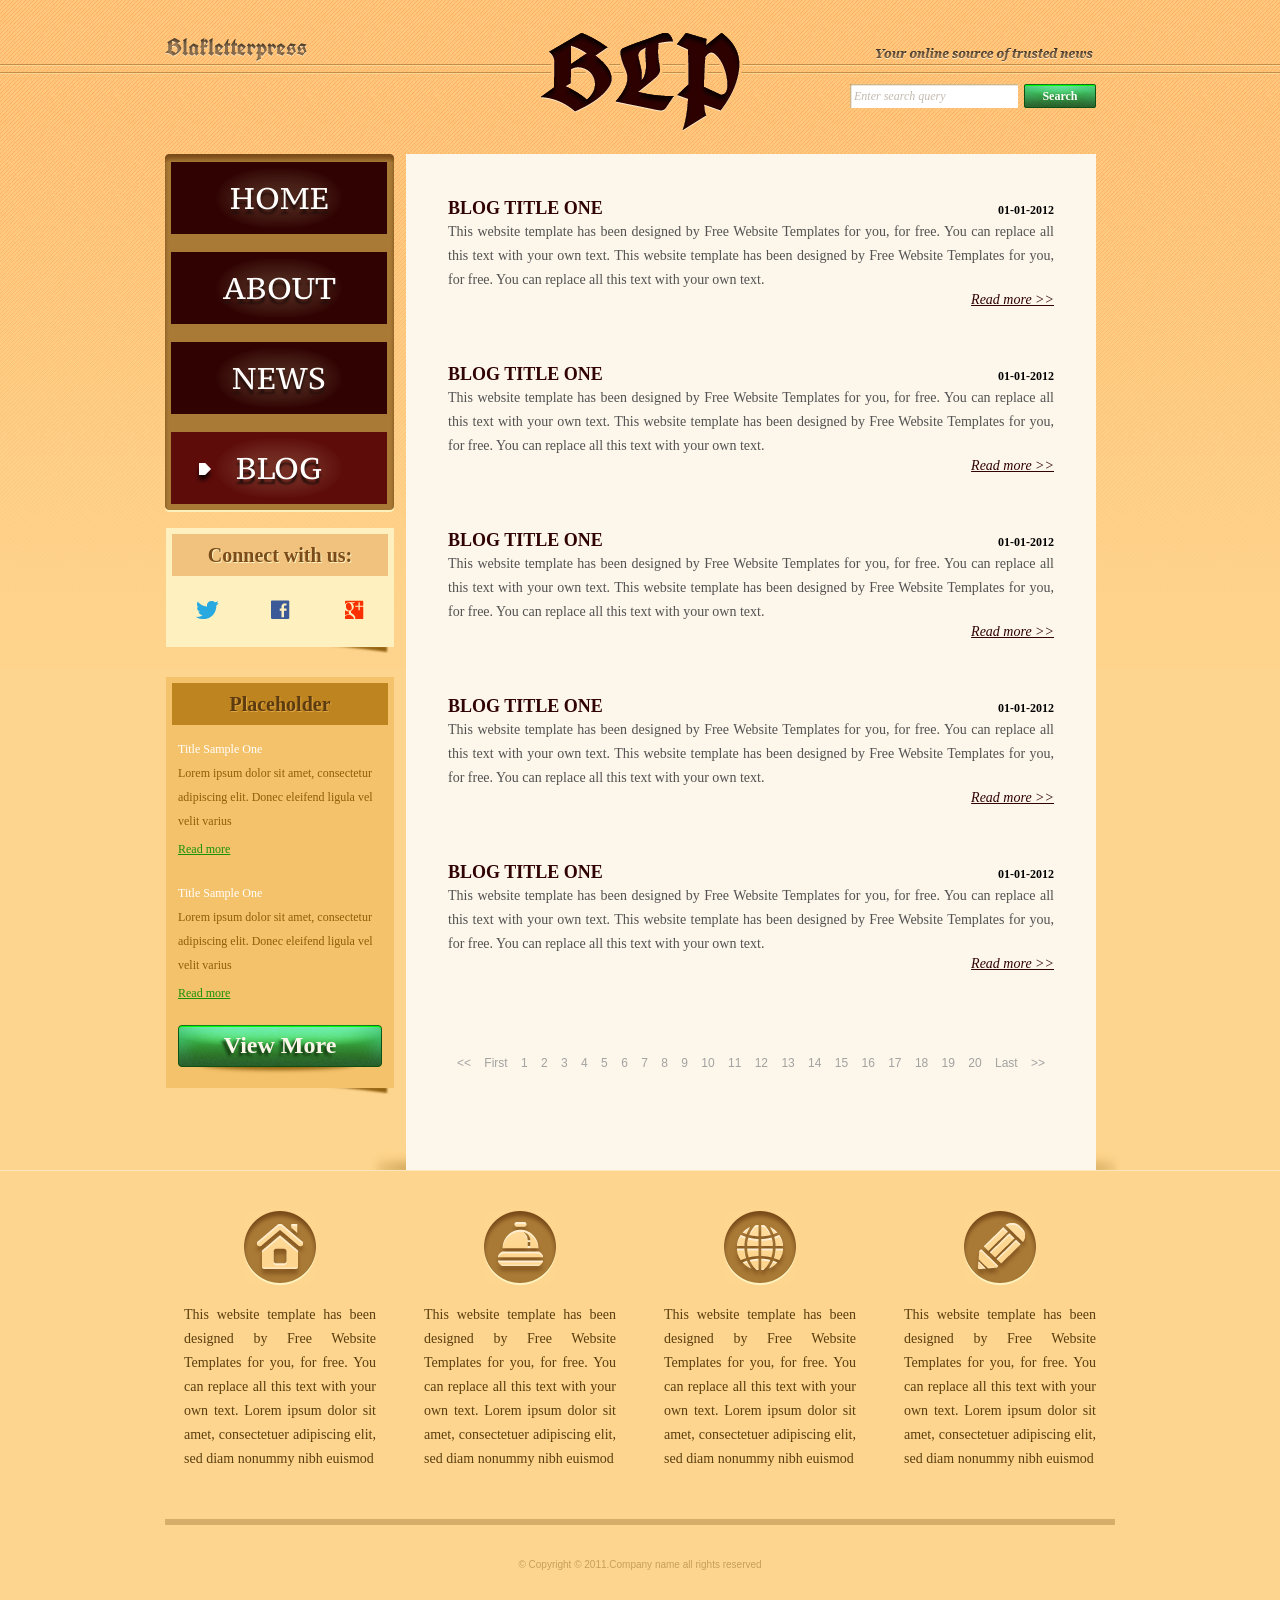
<file: Bai_tap_2_JS_tin_tuc_va_gio_hang/blog.html>
<!DOCTYPE html>
<!-- Website template by freewebsitetemplates.com -->
<html>
<head>
	<meta charset="UTF-8">
	<title>Blog - Blakletterpress Website Template</title>
	<link rel="stylesheet" href="css/style.css" type="text/css">
</head>
<body>
	<div id="page">
		<div id="header">
			<div id="motto">
				<a href="index.html" class="sitename"><img src="images/blakletterpress.png" height="24" width="142" alt="SiteName"></a>
				<p>
					<img src="images/header-text.png" height="14" width="218" alt="Text">
				</p>
			</div>
			<div id="logo">
				<a href="index.html"><img src="images/logo.png" alt="LOGO"></a>
			</div>
			<div id="searchbar">
				<form action="#" method="post">
					<input type="text" value="Enter search query" class="txtfield" onBlur="javascript:if(this.value==''){this.value=this.defaultValue;}" onFocus="javascript:if(this.value==this.defaultValue){this.value='';}">
					<input type="submit" value="Search" class="btn">
				</form>
			</div>
		</div>
		<div id="contents">
			<div id="main">
				<div class="body">
					<ul id="list">
						<li>
							<span class="time">01-01-2012</span>
							<h3>BLOG TITLE ONE</h3>
							<p>
								This website template has been designed by Free Website Templates for you, for free. You can replace all this text with your own text. This website template has been designed by Free Website Templates for you, for free. You can replace all this text with your own text.
							</p>
							<a href="blog.html" class="more">Read more >></a>
						</li>
						<li>
							<span class="time">01-01-2012</span>
							<h3>BLOG TITLE ONE</h3>
							<p>
								This website template has been designed by Free Website Templates for you, for free. You can replace all this text with your own text. This website template has been designed by Free Website Templates for you, for free. You can replace all this text with your own text.
							</p>
							<a href="blog.html" class="more">Read more >></a>
						</li>
						<li>
							<span class="time">01-01-2012</span>
							<h3>BLOG TITLE ONE</h3>
							<p>
								This website template has been designed by Free Website Templates for you, for free. You can replace all this text with your own text. This website template has been designed by Free Website Templates for you, for free. You can replace all this text with your own text.
							</p>
							<a href="blog.html" class="more">Read more >></a>
						</li>
						<li>
							<span class="time">01-01-2012</span>
							<h3>BLOG TITLE ONE</h3>
							<p>
								This website template has been designed by Free Website Templates for you, for free. You can replace all this text with your own text. This website template has been designed by Free Website Templates for you, for free. You can replace all this text with your own text.
							</p>
							<a href="blog.html" class="more">Read more >></a>
						</li>
						<li>
							<span class="time">01-01-2012</span>
							<h3>BLOG TITLE ONE</h3>
							<p>
								This website template has been designed by Free Website Templates for you, for free. You can replace all this text with your own text. This website template has been designed by Free Website Templates for you, for free. You can replace all this text with your own text.
							</p>
							<a href="blog.html" class="more">Read more >></a>
						</li>
					</ul>
					<div id="pagination">
						<a href="blog.html">&lt;&lt;</a> <a href="blog.html">First</a> <a href="blog.html">1</a> <a href="blog.html">2</a> <a href="blog.html">3</a> <a href="blog.html">4</a> <a href="blog.html">5</a> <a href="blog.html">6</a> <a href="blog.html">7</a> <a href="blog.html">8</a> <a href="blog.html">9</a> <a href="blog.html">10</a> <a href="blog.html">11</a> <a href="blog.html">12</a> <a href="blog.html">13</a> <a href="blog.html">14</a> <a href="blog.html">15</a> <a href="blog.html">16</a> <a href="blog.html">17</a> <a href="blog.html">18</a> <a href="blog.html">19</a> <a href="blog.html">20</a> <a href="blog.html">Last</a> <a href="blog.html">&gt;&gt;</a>
					</div>
				</div>
			</div>
			<div id="sidebar">
				<div id="navigation">
					<div>
						<ul>
							<li>
								<a href="index.html">Home</a>
							</li>
							<li>
								<a href="about.html">About</a>
							</li>
							<li>
								<a href="news.html">News</a>
							</li>
							<li class="selected">
								<a href="blog.html">Blog</a>
							</li>
						</ul>
					</div>
				</div>
				<div class="section">
					<div id="connect">
						<h2>Connect with us:</h2>
						<a href="http://freewebsitetemplates.com/go/twitter/" target="_blank" class="twitter"></a> <a href="http://freewebsitetemplates.com/go/facebook/" target="_blank" class="facebook"></a> <a href="http://freewebsitetemplates.com/go/googleplus/" target="_blank" class="googleplus"></a>
					</div>
				</div>
				<div class="section">
					<div id="posts">
						<h2>Placeholder</h2>
						<ul>
							<li>
								<h5>Title Sample One</h5>
								<p>
									Lorem ipsum dolor sit amet, consectetur adipiscing elit. Donec eleifend ligula vel velit varius
								</p>
								<a href="news.html" class="more">Read more</a>
							</li>
							<li>
								<h5>Title Sample One</h5>
								<p>
									Lorem ipsum dolor sit amet, consectetur adipiscing elit. Donec eleifend ligula vel velit varius
								</p>
								<a href="news.html" class="more">Read more</a>
							</li>
						</ul>
						<a href="news.html" class="btn2">View More</a>
					</div>
				</div>
			</div>
		</div>
		<div id="footer">
			<div>
				<ul id="featured">
					<li>
						<a href="index.html" class="home"></a>
						<p>
							This website template has been designed by Free Website Templates for you, for free. You can replace all this text with your own text. Lorem ipsum dolor sit amet, consectetuer adipiscing elit, sed diam nonummy nibh euismod
						</p>
					</li>
					<li>
						<a href="index.html" class="bell"></a>
						<p>
							This website template has been designed by Free Website Templates for you, for free. You can replace all this text with your own text. Lorem ipsum dolor sit amet, consectetuer adipiscing elit, sed diam nonummy nibh euismod
						</p>
					</li>
					<li>
						<a href="index.html" class="globe"></a>
						<p>
							This website template has been designed by Free Website Templates for you, for free. You can replace all this text with your own text. Lorem ipsum dolor sit amet, consectetuer adipiscing elit, sed diam nonummy nibh euismod
						</p>
					</li>
					<li>
						<a href="index.html" class="pencil"></a>
						<p>
							This website template has been designed by Free Website Templates for you, for free. You can replace all this text with your own text. Lorem ipsum dolor sit amet, consectetuer adipiscing elit, sed diam nonummy nibh euismod
						</p>
					</li>
				</ul>
				<p id="footnote">
					© Copyright © 2011.Company name all rights reserved
				</p>
			</div>
		</div>
	</div>
</body>
</html>
</file>
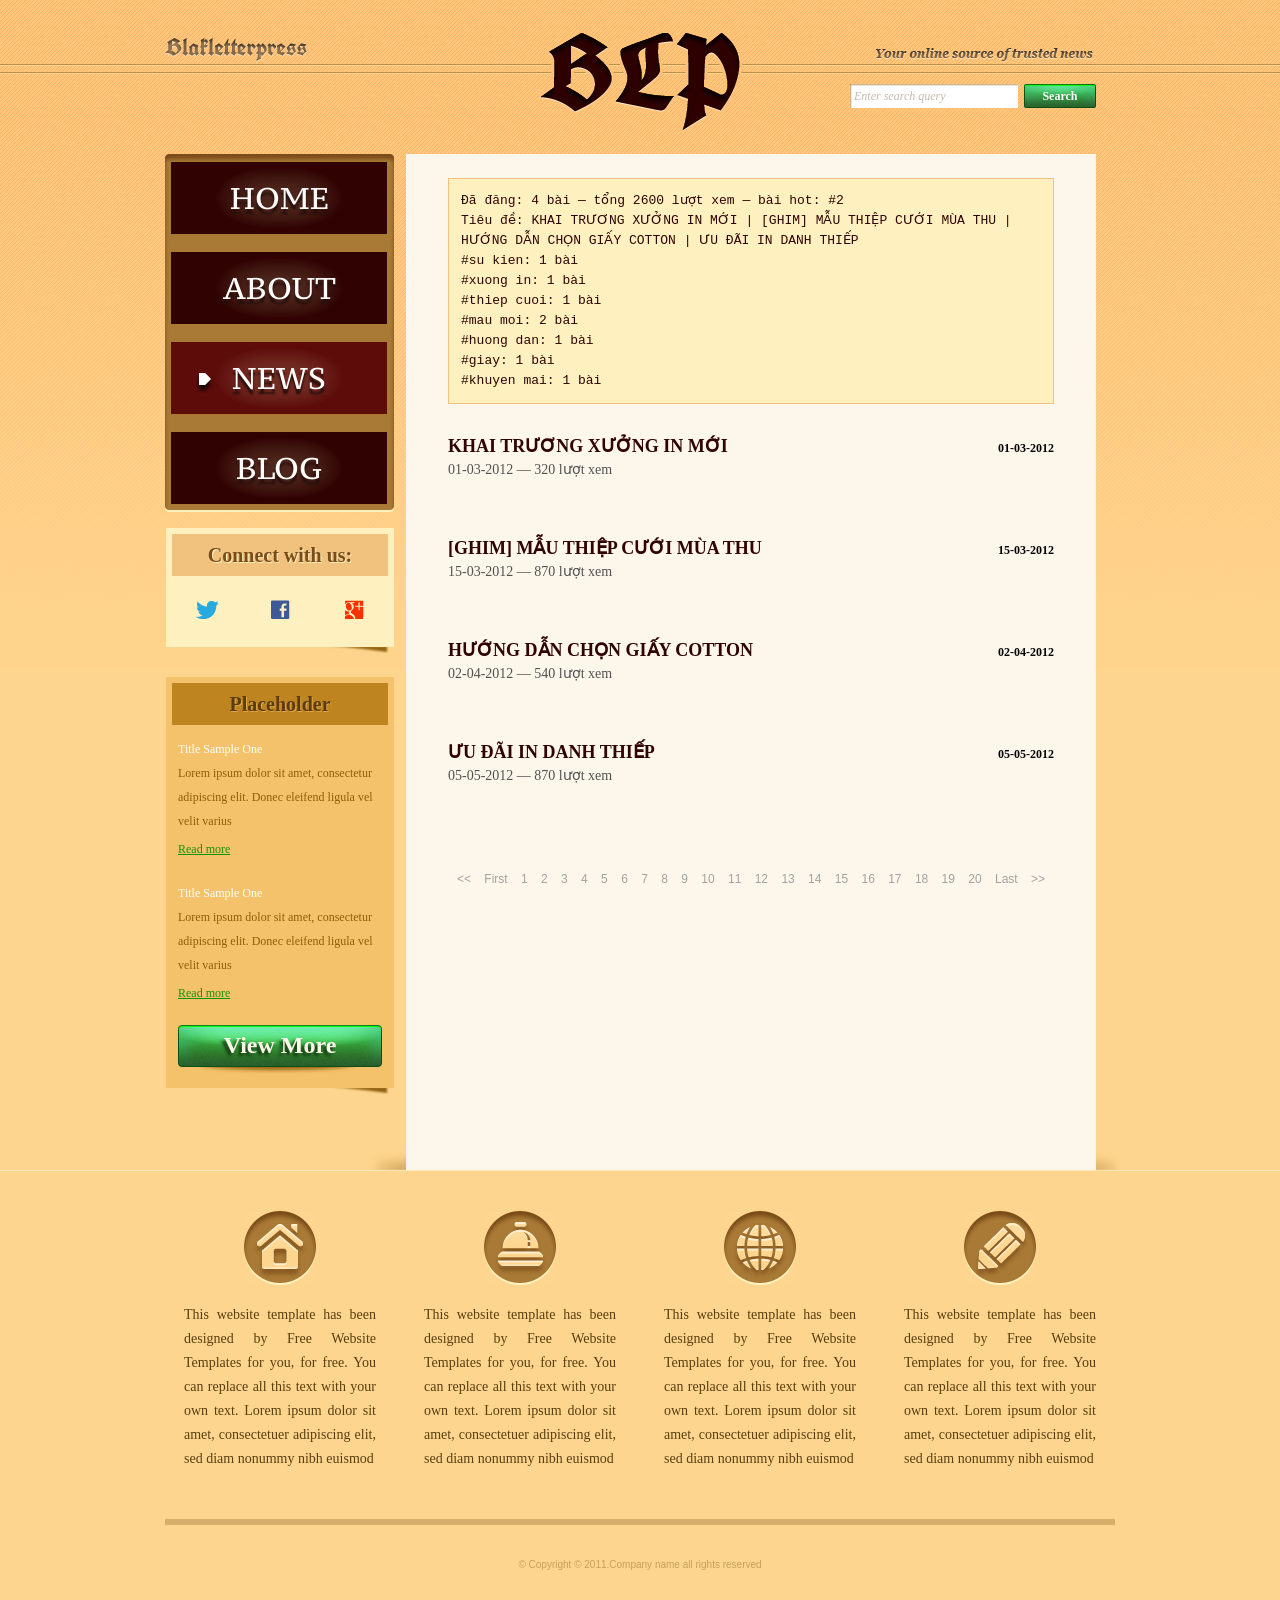
<file: Bai_tap_2_JS_tin_tuc_va_gio_hang/news.html>
<!DOCTYPE html>
<!-- Website template by freewebsitetemplates.com -->
<html>
<head>
	<meta charset="UTF-8">
	<title>Bài A – Tin tức từ JSON | Blakletterpress</title>
	<link rel="stylesheet" href="css/style.css" type="text/css">
	<link rel="stylesheet" href="css/bai-js.css" type="text/css">
</head>
<body>
	<div id="page">
		<div id="header">
			<div id="motto">
				<a href="index.html" class="sitename"><img src="images/blakletterpress.png" height="24" width="142" alt="SiteName"></a>
				<p>
					<img src="images/header-text.png" height="14" width="218" alt="Text">
				</p>
			</div>
			<div id="logo">
				<a href="index.html"><img src="images/logo.png" alt="LOGO"></a>
			</div>
			<div id="searchbar">
				<form action="#" method="post">
					<input type="text" value="Enter search query" class="txtfield" onBlur="javascript:if(this.value==''){this.value=this.defaultValue;}" onFocus="javascript:if(this.value==this.defaultValue){this.value='';}">
					<input type="submit" value="Search" class="btn">
				</form>
			</div>
		</div>
		<div id="contents">
			<div id="main">
				<div class="body">
					<pre id="ket-qua"></pre>
					<ul id="list">
						<li>
							<span class="time">01-01-2012</span>
							<h3>NEWS TITLE ONE</h3>
							<p>
								This website template has been designed by Free Website Templates for you, for free. You can replace all this text with your own text. This website template has been designed by Free Website Templates for you, for free. You can replace all this text with your own text.
							</p>
							<a href="news.html" class="more">Read more >></a>
						</li>
						<li>
							<span class="time">01-01-2012</span>
							<h3>NEWS TITLE ONE</h3>
							<p>
								This website template has been designed by Free Website Templates for you, for free. You can replace all this text with your own text. This website template has been designed by Free Website Templates for you, for free. You can replace all this text with your own text.
							</p>
							<a href="news.html" class="more">Read more >></a>
						</li>
						<li>
							<span class="time">01-01-2012</span>
							<h3>NEWS TITLE ONE</h3>
							<p>
								This website template has been designed by Free Website Templates for you, for free. You can replace all this text with your own text. This website template has been designed by Free Website Templates for you, for free. You can replace all this text with your own text.
							</p>
							<a href="news.html" class="more">Read more >></a>
						</li>
						<li>
							<span class="time">01-01-2012</span>
							<h3>NEWS TITLE ONE</h3>
							<p>
								This website template has been designed by Free Website Templates for you, for free. You can replace all this text with your own text. This website template has been designed by Free Website Templates for you, for free. You can replace all this text with your own text.
							</p>
							<a href="news.html" class="more">Read more >></a>
						</li>
						<li>
							<span class="time">01-01-2012</span>
							<h3>NEWS TITLE ONE</h3>
							<p>
								This website template has been designed by Free Website Templates for you, for free. You can replace all this text with your own text. This website template has been designed by Free Website Templates for you, for free. You can replace all this text with your own text.
							</p>
							<a href="news.html" class="more">Read more >></a>
						</li>
					</ul>
					<div id="pagination">
						<a href="news.html">&lt;&lt;</a> <a href="news.html">First</a> <a href="news.html">1</a> <a href="news.html">2</a> <a href="news.html">3</a> <a href="news.html">4</a> <a href="news.html">5</a> <a href="news.html">6</a> <a href="news.html">7</a> <a href="news.html">8</a> <a href="news.html">9</a> <a href="news.html">10</a> <a href="news.html">11</a> <a href="news.html">12</a> <a href="news.html">13</a> <a href="news.html">14</a> <a href="news.html">15</a> <a href="news.html">16</a> <a href="news.html">17</a> <a href="news.html">18</a> <a href="news.html">19</a> <a href="news.html">20</a> <a href="news.html">Last</a> <a href="news.html">&gt;&gt;</a>
					</div>
				</div>
			</div>
			<div id="sidebar">
				<div id="navigation">
					<div>
						<ul>
							<li>
								<a href="index.html">Home</a>
							</li>
							<li>
								<a href="about.html">About</a>
							</li>
							<li class="selected">
								<a href="news.html">News</a>
							</li>
							<li>
								<a href="blog.html">Blog</a>
							</li>
						</ul>
					</div>
				</div>
				<div class="section">
					<div id="connect">
						<h2>Connect with us:</h2>
						<a href="http://freewebsitetemplates.com/go/twitter/" target="_blank" class="twitter"></a> <a href="http://freewebsitetemplates.com/go/facebook/" target="_blank" class="facebook"></a> <a href="http://freewebsitetemplates.com/go/googleplus/" target="_blank" class="googleplus"></a>
					</div>
				</div>
				<div class="section">
					<div id="posts">
						<h2>Placeholder</h2>
						<ul>
							<li>
								<h5>Title Sample One</h5>
								<p>
									Lorem ipsum dolor sit amet, consectetur adipiscing elit. Donec eleifend ligula vel velit varius
								</p>
								<a href="news.html" class="more">Read more</a>
							</li>
							<li>
								<h5>Title Sample One</h5>
								<p>
									Lorem ipsum dolor sit amet, consectetur adipiscing elit. Donec eleifend ligula vel velit varius
								</p>
								<a href="news.html" class="more">Read more</a>
							</li>
						</ul>
						<a href="news.html" class="btn2">View More</a>
					</div>
				</div>
			</div>
		</div>
		<div id="footer">
			<div>
				<ul id="featured">
					<li>
						<a href="index.html" class="home"></a>
						<p>
							This website template has been designed by Free Website Templates for you, for free. You can replace all this text with your own text. Lorem ipsum dolor sit amet, consectetuer adipiscing elit, sed diam nonummy nibh euismod
						</p>
					</li>
					<li>
						<a href="index.html" class="bell"></a>
						<p>
							This website template has been designed by Free Website Templates for you, for free. You can replace all this text with your own text. Lorem ipsum dolor sit amet, consectetuer adipiscing elit, sed diam nonummy nibh euismod
						</p>
					</li>
					<li>
						<a href="index.html" class="globe"></a>
						<p>
							This website template has been designed by Free Website Templates for you, for free. You can replace all this text with your own text. Lorem ipsum dolor sit amet, consectetuer adipiscing elit, sed diam nonummy nibh euismod
						</p>
					</li>
					<li>
						<a href="index.html" class="pencil"></a>
						<p>
							This website template has been designed by Free Website Templates for you, for free. You can replace all this text with your own text. Lorem ipsum dolor sit amet, consectetuer adipiscing elit, sed diam nonummy nibh euismod
						</p>
					</li>
				</ul>
				<p id="footnote">
					© Copyright © 2011.Company name all rights reserved
				</p>
			</div>
		</div>
	</div>
	<script src="js/ho-tro.js"></script>
	<script src="js/bai-a-tin-tuc.js"></script>
</body>
</html>
</file>
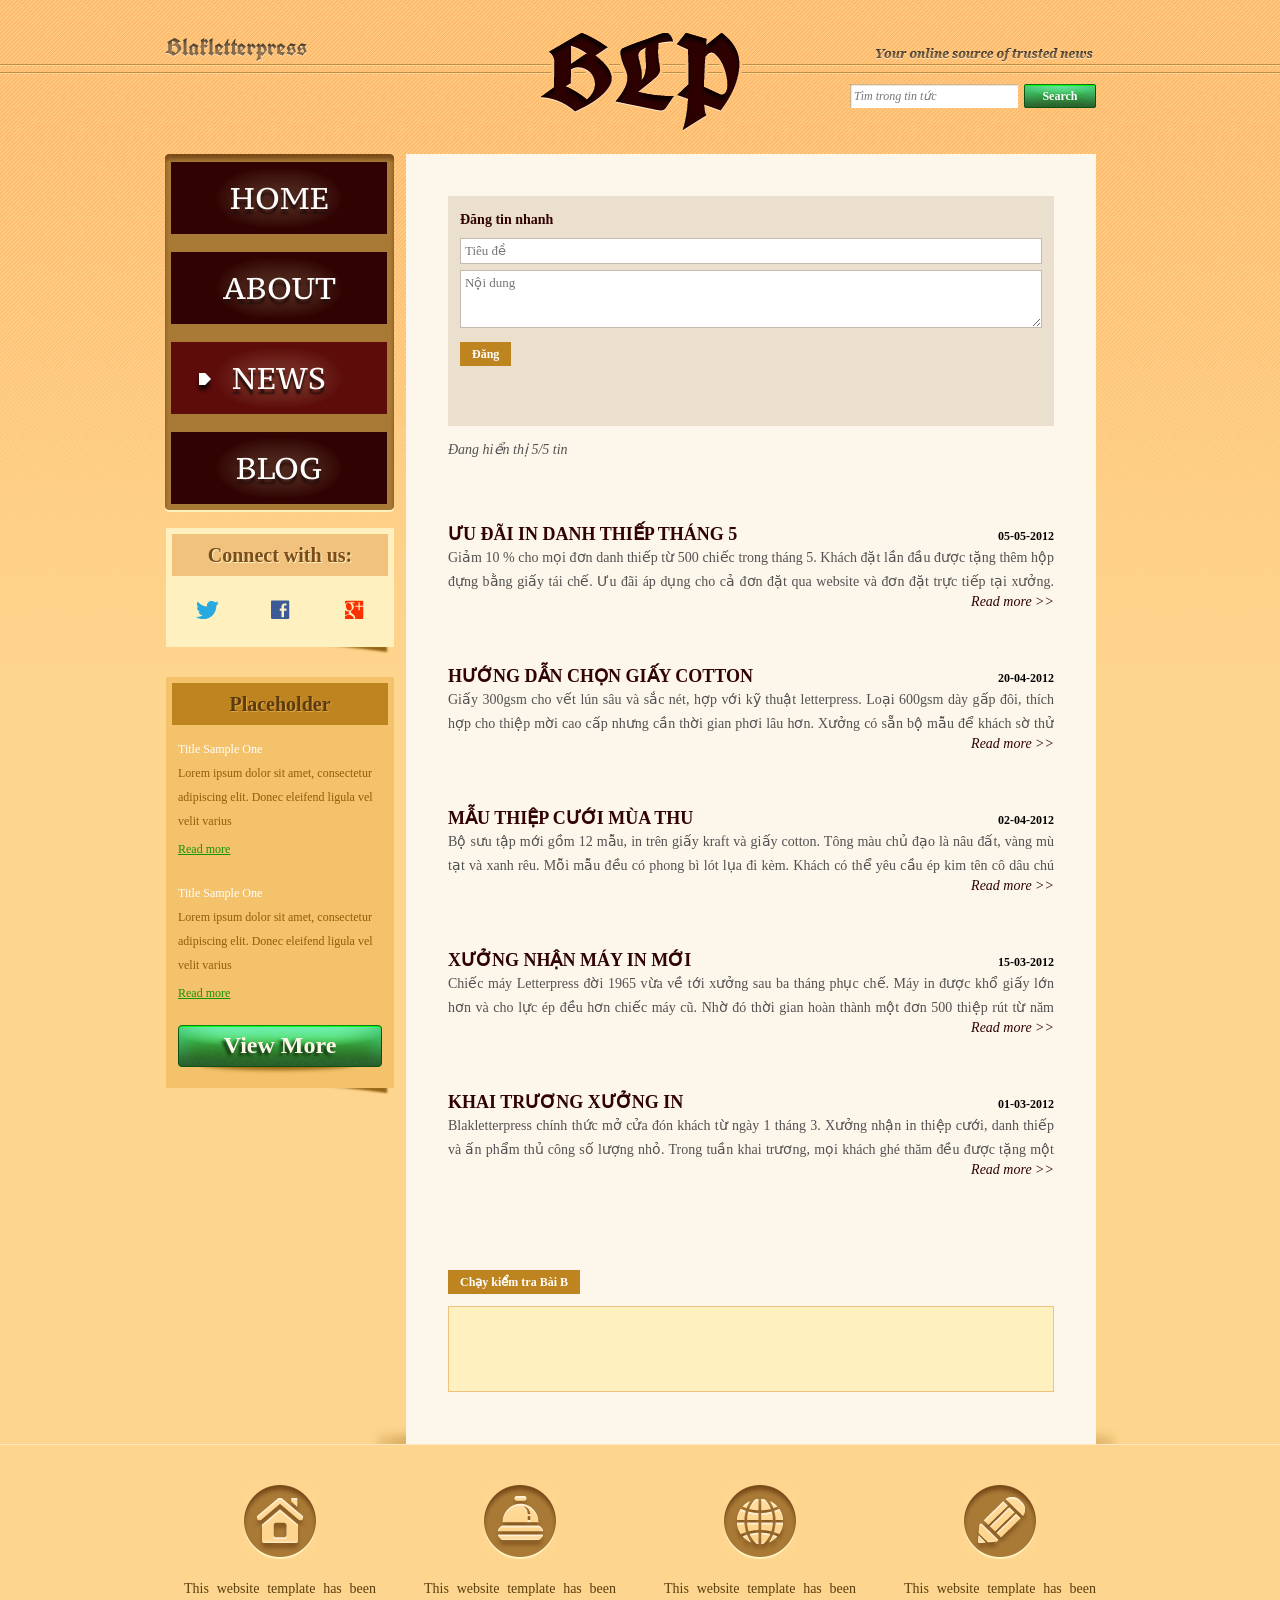
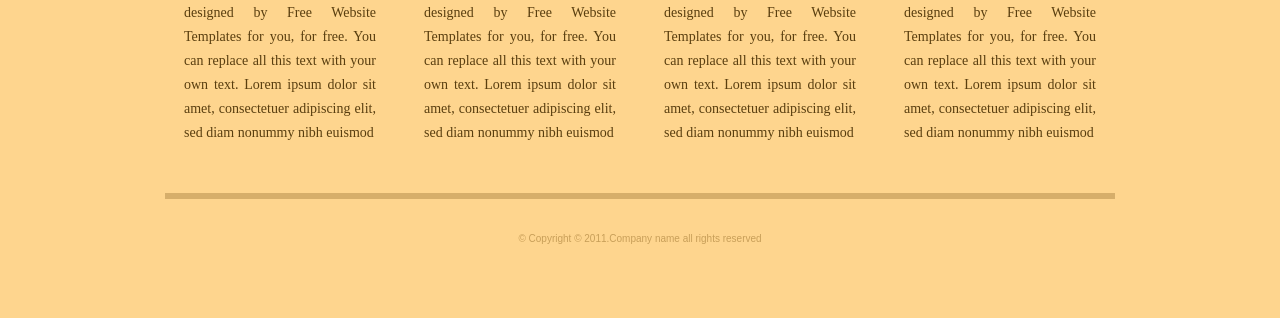
<file: Bai_tap_3_JS_thu_vien_anh_va_tin_nhanh/news.html>
<!DOCTYPE html>
<!-- Website template by freewebsitetemplates.com -->
<html>
<head>
	<meta charset="UTF-8">
	<title>Bài B – Lọc tin và đăng tin nhanh | Blakletterpress</title>
	<link rel="stylesheet" href="css/style.css" type="text/css">
	<link rel="stylesheet" href="css/bai-js.css" type="text/css">
</head>
<body>
	<div id="page">
		<div id="header">
			<div id="motto">
				<a href="index.html" class="sitename"><img src="images/blakletterpress.png" height="24" width="142" alt="SiteName"></a>
				<p>
					<img src="images/header-text.png" height="14" width="218" alt="Text">
				</p>
			</div>
			<div id="logo">
				<a href="index.html"><img src="images/logo.png" alt="LOGO"></a>
			</div>
			<div id="searchbar">
				<form action="#" method="post">
					<input type="text" id="o-tim-kiem" value="" placeholder="Tìm trong tin tức" class="txtfield">
					<input type="submit" value="Search" class="btn">
				</form>
			</div>
		</div>
		<div id="contents">
			<div id="main">
				<div class="body">
					<div id="them-tin">
						<h4>Đăng tin nhanh</h4>
						<input type="text" id="tin-tieu-de" placeholder="Tiêu đề">
						<textarea id="tin-noi-dung" rows="3" placeholder="Nội dung"></textarea>
						<button type="button" id="nut-dang">Đăng</button>
						<p id="bao-loi"></p>
					</div>
					<p id="bo-dem"></p>
					<ul id="list">
						<li>
							<span class="time">05-05-2012</span>
							<h3>ƯU ĐÃI IN DANH THIẾP THÁNG 5</h3>
							<p>
								Giảm 10 % cho mọi đơn danh thiếp từ 500 chiếc trong tháng 5. Khách đặt lần đầu được tặng thêm hộp đựng bằng giấy tái chế. Ưu đãi áp dụng cho cả đơn đặt qua website và đơn đặt trực tiếp tại xưởng. Mỗi khách hàng được dùng ưu đãi một lần.
							</p>
							<button type="button" class="more">Read more &gt;&gt;</button>
						</li>
						<li>
							<span class="time">20-04-2012</span>
							<h3>HƯỚNG DẪN CHỌN GIẤY COTTON</h3>
							<p>
								Giấy 300gsm cho vết lún sâu và sắc nét, hợp với kỹ thuật letterpress. Loại 600gsm dày gấp đôi, thích hợp cho thiệp mời cao cấp nhưng cần thời gian phơi lâu hơn. Xưởng có sẵn bộ mẫu để khách sờ thử trước khi quyết định. Hãy ghé xưởng vào giờ hành chính để được tư vấn.
							</p>
							<button type="button" class="more">Read more &gt;&gt;</button>
						</li>
						<li>
							<span class="time">02-04-2012</span>
							<h3>MẪU THIỆP CƯỚI MÙA THU</h3>
							<p>
								Bộ sưu tập mới gồm 12 mẫu, in trên giấy kraft và giấy cotton. Tông màu chủ đạo là nâu đất, vàng mù tạt và xanh rêu. Mỗi mẫu đều có phong bì lót lụa đi kèm. Khách có thể yêu cầu ép kim tên cô dâu chú rể.
							</p>
							<button type="button" class="more">Read more &gt;&gt;</button>
						</li>
						<li>
							<span class="time">15-03-2012</span>
							<h3>XƯỞNG NHẬN MÁY IN MỚI</h3>
							<p>
								Chiếc máy Letterpress đời 1965 vừa về tới xưởng sau ba tháng phục chế. Máy in được khổ giấy lớn hơn và cho lực ép đều hơn chiếc máy cũ. Nhờ đó thời gian hoàn thành một đơn 500 thiệp rút từ năm ngày xuống ba ngày. Xưởng mở cửa đón khách tham quan máy vào sáng thứ bảy hằng tuần.
							</p>
							<button type="button" class="more">Read more &gt;&gt;</button>
						</li>
						<li>
							<span class="time">01-03-2012</span>
							<h3>KHAI TRƯƠNG XƯỞNG IN</h3>
							<p>
								Blakletterpress chính thức mở cửa đón khách từ ngày 1 tháng 3. Xưởng nhận in thiệp cưới, danh thiếp và ấn phẩm thủ công số lượng nhỏ. Trong tuần khai trương, mọi khách ghé thăm đều được tặng một tấm bưu thiếp in tay. Rất mong được đón tiếp quý khách.
							</p>
							<button type="button" class="more">Read more &gt;&gt;</button>
						</li>
					</ul>
					<p id="khong-thay" class="an"></p>
					<div id="kiem-tra">
						<button type="button" id="nut-kiem-tra">Chạy kiểm tra Bài B</button>
						<pre id="ket-qua"></pre>
					</div>
				</div>
			</div>
			<div id="sidebar">
				<div id="navigation">
					<div>
						<ul>
							<li>
								<a href="index.html">Home</a>
							</li>
							<li>
								<a href="about.html">About</a>
							</li>
							<li class="selected">
								<a href="news.html">News</a>
							</li>
							<li>
								<a href="blog.html">Blog</a>
							</li>
						</ul>
					</div>
				</div>
				<div class="section">
					<div id="connect">
						<h2>Connect with us:</h2>
						<a href="http://freewebsitetemplates.com/go/twitter/" target="_blank" class="twitter"></a> <a href="http://freewebsitetemplates.com/go/facebook/" target="_blank" class="facebook"></a> <a href="http://freewebsitetemplates.com/go/googleplus/" target="_blank" class="googleplus"></a>
					</div>
				</div>
				<div class="section">
					<div id="posts">
						<h2>Placeholder</h2>
						<ul>
							<li>
								<h5>Title Sample One</h5>
								<p>
									Lorem ipsum dolor sit amet, consectetur adipiscing elit. Donec eleifend ligula vel velit varius
								</p>
								<a href="news.html" class="more">Read more</a>
							</li>
							<li>
								<h5>Title Sample One</h5>
								<p>
									Lorem ipsum dolor sit amet, consectetur adipiscing elit. Donec eleifend ligula vel velit varius
								</p>
								<a href="news.html" class="more">Read more</a>
							</li>
						</ul>
						<a href="news.html" class="btn2">View More</a>
					</div>
				</div>
			</div>
		</div>
		<div id="footer">
			<div>
				<ul id="featured">
					<li>
						<a href="index.html" class="home"></a>
						<p>
							This website template has been designed by Free Website Templates for you, for free. You can replace all this text with your own text. Lorem ipsum dolor sit amet, consectetuer adipiscing elit, sed diam nonummy nibh euismod
						</p>
					</li>
					<li>
						<a href="index.html" class="bell"></a>
						<p>
							This website template has been designed by Free Website Templates for you, for free. You can replace all this text with your own text. Lorem ipsum dolor sit amet, consectetuer adipiscing elit, sed diam nonummy nibh euismod
						</p>
					</li>
					<li>
						<a href="index.html" class="globe"></a>
						<p>
							This website template has been designed by Free Website Templates for you, for free. You can replace all this text with your own text. Lorem ipsum dolor sit amet, consectetuer adipiscing elit, sed diam nonummy nibh euismod
						</p>
					</li>
					<li>
						<a href="index.html" class="pencil"></a>
						<p>
							This website template has been designed by Free Website Templates for you, for free. You can replace all this text with your own text. Lorem ipsum dolor sit amet, consectetuer adipiscing elit, sed diam nonummy nibh euismod
						</p>
					</li>
				</ul>
				<p id="footnote">
					© Copyright © 2011.Company name all rights reserved
				</p>
			</div>
		</div>
	</div>
	<script src="js/ho-tro.js"></script>
	<script src="js/bai-b-tin-nhanh.js"></script>
	<script src="js/kiem-tra.js"></script>
</body>
</html>
</file>
<file: style.css>
/* ================================
   Reset
================================ */

* {
    margin: 0;
    padding: 0;
    box-sizing: border-box;
}

html {
    scroll-behavior: smooth;
}

body {
    font-family:
        -apple-system,
        BlinkMacSystemFont,
        "Segoe UI",
        sans-serif;

    background: #ffffff;
    color: #111111;

    line-height: 1.6;
}


/* ================================
   Global
================================ */

.container {
    width: min(1100px, 90%);
    margin: 0 auto;
}

.section {
    padding: 120px 0;
}

.section-label {
    font-size: 12px;
    letter-spacing: 0.15em;
    color: #777;
    margin-bottom: 50px;
}


/* ================================
   Navigation
================================ */

.navbar {
    position: sticky;
    top: 0;

    background: rgba(255, 255, 255, 0.9);

    backdrop-filter: blur(10px);

    border-bottom: 1px solid #eeeeee;

    z-index: 100;
}

.nav-content {
    height: 70px;

    display: flex;
    align-items: center;
    justify-content: space-between;
}

.logo {
    font-size: 14px;
    font-weight: 700;
    letter-spacing: 0.08em;

    color: #111;
    text-decoration: none;
}

nav {
    display: flex;
    gap: 30px;
}

nav a {
    font-size: 14px;
    color: #555;
    text-decoration: none;

    transition: color 0.2s ease;
}

nav a:hover {
    color: #111;
}


/* ================================
   Hero
================================ */

.hero {
    min-height: 85vh;

    display: flex;
    align-items: center;
}

.eyebrow {
    font-size: 13px;
    letter-spacing: 0.15em;
    color: #777;

    margin-bottom: 25px;
}

.hero h1 {
    font-size: clamp(48px, 8vw, 90px);
    line-height: 1.05;

    max-width: 900px;
}

.hero h1 span {
    color: #777;
}

.hero-description {
    max-width: 600px;

    margin-top: 30px;

    font-size: 20px;
    color: #666;
}

.hero-buttons {
    display: flex;
    gap: 15px;

    margin-top: 40px;
}


/* ================================
   Buttons
================================ */

.button {
    display: inline-block;

    padding: 13px 22px;

    border: 1px solid #111;

    text-decoration: none;

    font-size: 14px;

    transition:
        background 0.2s ease,
        color 0.2s ease;
}

.button.primary {
    background: #111;
    color: white;
}

.button.primary:hover {
    background: #333;
}

.button.secondary {
    color: #111;
}

.button.secondary:hover {
    background: #111;
    color: white;
}


/* ================================
   About
================================ */

.about-grid {
    display: grid;

    grid-template-columns:
        1fr 1fr;

    gap: 80px;
}

.about-grid h2 {
    font-size: 48px;
    line-height: 1.1;
}

.about-text {
    max-width: 500px;

    color: #555;
}

.about-text p {
    margin-bottom: 25px;
}


/* ================================
   Projects
================================ */

.projects {
    border-top: 1px solid #ddd;
}

.project {
    display: grid;

    grid-template-columns:
        80px 1fr 150px;

    gap: 30px;

    padding: 45px 0;

    border-bottom: 1px solid #ddd;
}

.project-number {
    color: #999;
    font-size: 13px;
}

.project h3 {
    font-size: 28px;

    margin-bottom: 10px;
}

.project p {
    color: #666;

    max-width: 600px;
}

.project-link {
    color: #111;
    text-decoration: none;

    font-size: 14px;
}

.project-link:hover {
    text-decoration: underline;
}


/* ================================
   Tags
================================ */

.tags {
    display: flex;

    flex-wrap: wrap;

    gap: 8px;

    margin-top: 20px;
}

.tags span {
    padding: 5px 10px;

    border: 1px solid #ddd;

    font-size: 12px;

    color: #555;
}


/* ================================
   Skills
================================ */

.skills-grid {
    display: grid;

    grid-template-columns:
        repeat(2, 1fr);

    gap: 60px;

    border-top: 1px solid #ddd;

    padding-top: 40px;
}

.skills-grid h3 {
    margin-bottom: 10px;
}

.skills-grid p {
    color: #666;
}


/* ================================
   Contact
================================ */

.contact {
    border-top: 1px solid #eee;
}

.contact h2 {
    font-size: 64px;

    line-height: 1.1;

    margin-bottom: 25px;
}

.contact > .container > p:not(.section-label) {
    color: #666;

    margin-bottom: 30px;
}

.email {
    display: inline-block;

    font-size: 22px;

    color: #111;

    text-decoration: none;

    border-bottom: 1px solid #111;
}

.socials {
    display: flex;

    gap: 25px;

    margin-top: 35px;
}

.socials a {
    color: #555;
    text-decoration: none;
}

.socials a:hover {
    color: #111;
}


/* ================================
   Footer
================================ */

footer {
    border-top: 1px solid #eee;

    padding: 30px 0;

    display: flex;
}

footer .container {
    display: flex;

    justify-content: space-between;

    color: #888;

    font-size: 13px;
}


/* ================================
   Mobile
================================ */

@media (max-width: 700px) {

    nav {
        display: none;
    }

    .section {
        padding: 80px 0;
    }

    .about-grid {
        grid-template-columns: 1fr;

        gap: 40px;
    }

    .about-grid h2 {
        font-size: 38px;
    }

    .project {
        grid-template-columns: 1fr;

        gap: 15px;
    }

    .project-link {
        margin-top: 10px;
    }

    .skills-grid {
        grid-template-columns: 1fr;

        gap: 35px;
    }

    .contact h2 {
        font-size: 45px;
    }

    footer .container {
        flex-direction: column;

        gap: 10px;
    }
}
</file>
<file: Bai_tap_2_JS_tin_tuc_va_gio_hang/css/style.css>
/* Website template by freewebsitetemplates.com */
@font-face {
	font-family: 'PTSerif-Caption';
	src: url('../fonts/PT_Serif-Caption-Web-Regular.eot');
	src: local('☺'), url('../fonts/PT_Serif-Caption-Web-Regular.woff') format('woff'), url('../fonts/PT_Serif-Caption-Web-Regular.ttf') format('truetype'), url('../fonts/PT_Serif-Caption-Web-Regular.svg') format('svg');
	font-weight: normal;
	font-style: normal;
}
@font-face {
	font-family: 'UnifrakturCook-Bold';
	src: url('../fonts/UnifrakturCook-Bold.eot');
	src: local('☺'), url('../fonts/UnifrakturCook-Bold.woff') format('woff'), url('../fonts/UnifrakturCook-Bold.ttf') format('truetype'), url('../fonts/UnifrakturCook-Bold.svg') format('svg');
	font-weight: normal;
	font-style: normal;
}
body {
	background: #fed58e url(../images/bg-body.png) repeat-x left top;
	font-family: Georgia, "Times New Roman", Times, serif;
	margin: 0;
}
#background {
}
#page {
	width: 960px;
	margin: 0 auto;
}
img {
	border: 0;
}
/*------------------------------ SPRITES ------------------------------*/
.btn, .btn2, #searchbar form input.txtfield, #navigation li, #navigation li a:hover, #navigation li.selected a {
	background: url(../images/interface.png) no-repeat;
}
#navigation, #navigation > div, #navigation ul {
	background-image: url(../images/bg-navigation.png);
	background-repeat: no-repeat;
}
#connect > a, #featured li > a {
	background: url(../images/icons.png) no-repeat;
}
.btn {
	background-position: -178px 0;
	color: #fcfefc;
	cursor: pointer;
	font-family: Georgia, "Times New Roman", Times, serif;
	font-size: 12px;
	font-weight: bold;
	height: 24px;
	line-height: 24px;
	width: 72px;
	padding: 0 0 4px;
	text-align: center;
}
.btn:hover {
	background-position: -260px 0;
}
.btn2 {
	background-position: 0 -32px;
	display: block;
	color: #fdf6ea;
	font-family: Georgia, "Times New Roman", Times, serif;
	font-size: 24px;
	font-weight: bold;
	height: 51px;
	line-height: 40px;
	width: 204px;
	text-align: center;
	text-decoration: none;
	text-shadow: -3px 3px 3px #173c13;
}
.btn2:hover {
	background-position: -216px -31px;
}
/*------------------------------ HEADER ------------------------------*/
#header {
	height: 106px;
	padding: 24px 0;
	text-align: center;
	position: relative
}
/** motto **/
#motto {
	text-align: right;
	padding: 13px 27px 15px 0;
}
a.sitename {
	float: left;
	display: inline-block;
	font-family: "UnifrakturCook-Bold";
	font-size: 24px;
	height: 24px;
	margin-left: 5px;
}
#motto p {
	display: inline-block;
	height: 24px;
	line-height: 24px;
	margin: 8px 0 0;
}
/** Logo **/
#logo {
	display: inline-block;
	position: absolute;
	left: 360px;
	top: 24px;
}
/** Searchbar **/
#searchbar {
	padding: 0 24px 15px 0;
	text-align: right;
}
#searchbar form {
	display: inline-block;
*float: right; /** Needed for IE7 **/
}
#searchbar form input {
	float: left;
	border: 0;
	margin: 0;
}
#searchbar input.txtfield {
	background-position: 0 0;
	color: #c3baaf;
	font-family: Georgia, "Times New Roman", Times, serif;
	font-size: 12px;
	font-style: italic;
	height: 24px;
	line-height: 24px;
	width: 160px;
	margin: 0 6px 0 0;
	padding: 0 4px;
}
/*------------------------------ CONTENTS ------------------------------*/
#contents {
	background: url(../images/content-shadow.png) no-repeat right bottom;
*display: inline-block; /** Needed for IE7 **/
}
#contents:after {
	clear:both;
	content:"";
	display:block;
	height:0;
	line-height:0;
	visibility:hidden;
}
#contents h1 {
	color: #7e501c;
	font-size: 31px;
	font-weight: normal;
	margin: 0 0 30px;
	text-align: justify;
	text-shadow: 0 3px #fdf2be;
}
#contents h1 a {
	color: #7e501c;
}
#contents h1 em {
	font-weight: bold;
	text-transform: uppercase;
}
#contents h2 {
	font-size: 20px;
	line-height: 42px;
	margin: 0 0 24px;
	text-align: center;
}
#contents h3 {
	color: #300302;
	font-size: 18px;
	line-height: 24px;
	margin: 0 0 0;
	text-transform: uppercase;
}
#contents h4 {
	color: #300302;
	font-size: 14px;
	line-height: 24px;
	margin: 0;
}
#contents p {
	color: #525252;
	font-size: 14px;
	line-height: 24px;
	margin: 0;
	padding: 0 0 30px;
	text-align: justify;
}
#contents p a {
	color: #525252;
}
#contents p a:hover {
	color: #e19320;
}
/** MAIN **/
#main {
	float: right;
	background-color: #fdf6ea;
	min-height: 982px;
	width: 666px;
	margin: 0 24px 0 12px;
	padding: 12px 12px 22px;
}
#main div.body {
	padding: 0 30px;
}
/** list **/
#list {
	list-style: none;
	margin: 30px 0;
	padding: 0;
}
#list li {
	display: inline-block;
	width: 100%;
	margin: 0 0 54px;
}
#list span.time {
	float: right;
	font-size: 12px;
	font-weight: bold;
	margin: 7px 0 0;
}
#list li p {
	padding-bottom: 0;
}
#list li a.more {
	float: right;
	color: #300302;
	font-size: 14px;
	font-style: italic;
}
#list li a.more:hover {
	color: #097a07;
}
/** pagination **/
#pagination {
	font-family: Arial, Helvetica, sans-serif;
	font-size: 12px;
	text-align: center;
}
#pagination a {
	color: #a2a2a1;
	margin: 0 3px;
	padding: 0 2px;
	text-decoration: none;
}
#pagination a:hover {
	color: #be841f;
}
/** gallery **/
#gallery {
	margin: 0 0 36px;
}
#gallery > div {
	margin: 0 0 14px;
}
#gallery ul {
	background-color: #ebe0ce;
	display: inline-block;
	list-style: none;
	width: 606px;
	margin: 0;
	padding: 6px 30px;
}
#gallery ul li {
	float: left;
	cursor: pointer;
	height: 48px;
	width: 78px;
	margin: 0 11px;
}
#gallery ul li:hover {
	filter:alpha(opacity=80);
	opacity: 0.8;
}
/** SIDEBAR **/
#sidebar {
	float: left;
	height: auto;
	width: 229px;
	margin-left: 5px;
}
#sidebar div.section {
	background: url(../images/box-shadow-bottom.png) no-repeat left bottom;
	margin: 0 0 24px;
	padding: 0 0 6px;
}
/** Navigation **/
#navigation {
	background-position: -468px bottom;
	margin: 0 0 16px;
	padding: 0 0 8px;
}
#navigation > div {
	background-position: 0 top;
	padding: 8px 0 0;
}
#navigation ul {
	background-position: -234px top;
	background-repeat: repeat-y;
	list-style: none;
	margin: 0;
	padding: 0 6px;
}
#navigation li {
	background-position: 0 -90px;
	height: 72px;
	width: 216px;
	margin-top: 18px;
}
#navigation li:hover, #navigation li.selected {
	background-position: -226px -90px;
}
#navigation li:first-child {
	margin-top: 0;
}
#navigation li a {
	color: #fffefd;
	display: block;
	font: 30px/72px "PTSerif-Caption";
	text-align: center;
	text-decoration: none;
	text-transform: uppercase;
	text-shadow: 0 5px 2px #27100c;
}
#navigation li a:hover, #navigation li.selected a {
	background-position: 24px -162px;
}
/** connect **/
#connect {
	background-color: #fef1bf;
	margin-left: 1px;
	padding: 6px;
}
#connect h2 {
	background-color: #f0c27e;
	color: #7b4c1a;
	text-shadow: 1px 1px #fdf2be;
}
#connect > a {
	display: inline-block;
	height: 19px;
	width: 23px;
	margin: 0 24px 18px;
}
#connect a.twitter {
	background-position: 0 0;
}
#connect a.facebook {
	background-position: -72px 0;
	width: 19px;
}
#connect a.googleplus {
	background-position: -141px 0;
	width: 22px;
}
/** Post **/
#posts {
	background-color: #f4c26b;
	margin-left: 1px;
	padding: 6px;
}
#posts h2 {
	background-color: #be841f;
	color: #5c3b10;
	margin-bottom: 12px;
	text-shadow: 1px 1px #dfa643;
}
#posts ul {
	list-style: none;
	margin: 0;
	padding: 0 6px;
	overflow: hidden;
}
#posts li {
	margin: 0 0 24px;
}
#posts h5 {
	color: #fff;
	font-size: 12px;
	font-weight: normal;
	line-height: 24px;
	margin: 0;
}
#posts p {
	color: #8f5e08;
	font-size: 12px;
	padding-bottom: 6px;
	text-align: left;
}
#posts a.more {
	color: #199209;
	font-size: 12px;
}
#posts a.more:hover {
	color: #bb8528;
}
#posts a.btn2 {
	margin: 0 auto 6px;
}
/** hover states **/
#contents h1 a:hover, #posts p a:hover {
	text-decoration: none;
}
/*------------------------------ FOOTER ------------------------------*/
#footer {
	border-top: 1px solid #ffe6bc;
	width: 100%;
	padding: 40px 0;
	position: absolute;
	left: 0;
}
#footer > div {
	width: 960px;
	margin: 0 auto;
}
/** featured **/
#featured {
	display: inline-block;
	list-style: none;
	margin: 0 0 30px;
	padding: 0;
}
#featured li {
	float: left;
	width: 192px;
	margin: 0 24px;
}
#featured li > a {
	display: block;
	height: 74px;
	width: 72px;
	margin: 0 auto 18px;
}
#featured li a.home {
	background-position: -91px -27px;
}
#featured li a.bell {
	background-position: -91px -112px;
}
#featured li a.globe {
	background-position: -91px -196px;
}
#featured li a.pencil {
	background-position: -91px -280px;
}
#featured li a.home:hover {
	background-position: 0 -27px;
}
#featured li a.bell:hover {
	background-position: 0 -112px;
}
#featured li a.globe:hover {
	background-position: 0 -196px;
}
#featured li a.pencil:hover {
	background-position: 0 -280px;
}
#featured li p {
	color: #593e0f;
	font: 14px/24px "Times New Roman", Times, serif;
	text-align: justify;
}
#featured li p a {
	color: #593e0f;
}
#featured li p a:hover {
	color: #bb8528;
}
#footnote {
	color: #c89f59;
	font-family: "Trebuchet MS", Arial, Helvetica, sans-serif;
	font-size: 10px;
	width: 950px;
	border-top: 6px solid #d6ae6a;
	margin: 0 auto;
	padding: 34px 0;
	text-align: center;
}
</file>
<file: Bai_tap_2_JS_tin_tuc_va_gio_hang/css/bai-js.css>
/* Bổ sung cho bài thực hành JavaScript — không sửa css/style.css gốc */
#ket-qua {
	background-color: #fef1bf;
	border: 1px solid #f0c27e;
	color: #300302;
	font: 13px/20px Consolas, "Courier New", monospace;
	min-height: 120px;
	margin: 12px 0 30px;
	padding: 12px;
	white-space: pre-wrap;
}
#contents code {
	background-color: #ebe0ce;
	font-family: Consolas, "Courier New", monospace;
	padding: 0 3px;
}
</file>
<file: Bai_tap_3_JS_thu_vien_anh_va_tin_nhanh/css/style.css>
/* Website template by freewebsitetemplates.com */
@font-face {
	font-family: 'PTSerif-Caption';
	src: url('../fonts/PT_Serif-Caption-Web-Regular.eot');
	src: local('☺'), url('../fonts/PT_Serif-Caption-Web-Regular.woff') format('woff'), url('../fonts/PT_Serif-Caption-Web-Regular.ttf') format('truetype'), url('../fonts/PT_Serif-Caption-Web-Regular.svg') format('svg');
	font-weight: normal;
	font-style: normal;
}
@font-face {
	font-family: 'UnifrakturCook-Bold';
	src: url('../fonts/UnifrakturCook-Bold.eot');
	src: local('☺'), url('../fonts/UnifrakturCook-Bold.woff') format('woff'), url('../fonts/UnifrakturCook-Bold.ttf') format('truetype'), url('../fonts/UnifrakturCook-Bold.svg') format('svg');
	font-weight: normal;
	font-style: normal;
}
body {
	background: #fed58e url(../images/bg-body.png) repeat-x left top;
	font-family: Georgia, "Times New Roman", Times, serif;
	margin: 0;
}
#background {
}
#page {
	width: 960px;
	margin: 0 auto;
}
img {
	border: 0;
}
/*------------------------------ SPRITES ------------------------------*/
.btn, .btn2, #searchbar form input.txtfield, #navigation li, #navigation li a:hover, #navigation li.selected a {
	background: url(../images/interface.png) no-repeat;
}
#navigation, #navigation > div, #navigation ul {
	background-image: url(../images/bg-navigation.png);
	background-repeat: no-repeat;
}
#connect > a, #featured li > a {
	background: url(../images/icons.png) no-repeat;
}
.btn {
	background-position: -178px 0;
	color: #fcfefc;
	cursor: pointer;
	font-family: Georgia, "Times New Roman", Times, serif;
	font-size: 12px;
	font-weight: bold;
	height: 24px;
	line-height: 24px;
	width: 72px;
	padding: 0 0 4px;
	text-align: center;
}
.btn:hover {
	background-position: -260px 0;
}
.btn2 {
	background-position: 0 -32px;
	display: block;
	color: #fdf6ea;
	font-family: Georgia, "Times New Roman", Times, serif;
	font-size: 24px;
	font-weight: bold;
	height: 51px;
	line-height: 40px;
	width: 204px;
	text-align: center;
	text-decoration: none;
	text-shadow: -3px 3px 3px #173c13;
}
.btn2:hover {
	background-position: -216px -31px;
}
/*------------------------------ HEADER ------------------------------*/
#header {
	height: 106px;
	padding: 24px 0;
	text-align: center;
	position: relative
}
/** motto **/
#motto {
	text-align: right;
	padding: 13px 27px 15px 0;
}
a.sitename {
	float: left;
	display: inline-block;
	font-family: "UnifrakturCook-Bold";
	font-size: 24px;
	height: 24px;
	margin-left: 5px;
}
#motto p {
	display: inline-block;
	height: 24px;
	line-height: 24px;
	margin: 8px 0 0;
}
/** Logo **/
#logo {
	display: inline-block;
	position: absolute;
	left: 360px;
	top: 24px;
}
/** Searchbar **/
#searchbar {
	padding: 0 24px 15px 0;
	text-align: right;
}
#searchbar form {
	display: inline-block;
*float: right; /** Needed for IE7 **/
}
#searchbar form input {
	float: left;
	border: 0;
	margin: 0;
}
#searchbar input.txtfield {
	background-position: 0 0;
	color: #c3baaf;
	font-family: Georgia, "Times New Roman", Times, serif;
	font-size: 12px;
	font-style: italic;
	height: 24px;
	line-height: 24px;
	width: 160px;
	margin: 0 6px 0 0;
	padding: 0 4px;
}
/*------------------------------ CONTENTS ------------------------------*/
#contents {
	background: url(../images/content-shadow.png) no-repeat right bottom;
*display: inline-block; /** Needed for IE7 **/
}
#contents:after {
	clear:both;
	content:"";
	display:block;
	height:0;
	line-height:0;
	visibility:hidden;
}
#contents h1 {
	color: #7e501c;
	font-size: 31px;
	font-weight: normal;
	margin: 0 0 30px;
	text-align: justify;
	text-shadow: 0 3px #fdf2be;
}
#contents h1 a {
	color: #7e501c;
}
#contents h1 em {
	font-weight: bold;
	text-transform: uppercase;
}
#contents h2 {
	font-size: 20px;
	line-height: 42px;
	margin: 0 0 24px;
	text-align: center;
}
#contents h3 {
	color: #300302;
	font-size: 18px;
	line-height: 24px;
	margin: 0 0 0;
	text-transform: uppercase;
}
#contents h4 {
	color: #300302;
	font-size: 14px;
	line-height: 24px;
	margin: 0;
}
#contents p {
	color: #525252;
	font-size: 14px;
	line-height: 24px;
	margin: 0;
	padding: 0 0 30px;
	text-align: justify;
}
#contents p a {
	color: #525252;
}
#contents p a:hover {
	color: #e19320;
}
/** MAIN **/
#main {
	float: right;
	background-color: #fdf6ea;
	min-height: 982px;
	width: 666px;
	margin: 0 24px 0 12px;
	padding: 12px 12px 22px;
}
#main div.body {
	padding: 0 30px;
}
/** list **/
#list {
	list-style: none;
	margin: 30px 0;
	padding: 0;
}
#list li {
	display: inline-block;
	width: 100%;
	margin: 0 0 54px;
}
#list span.time {
	float: right;
	font-size: 12px;
	font-weight: bold;
	margin: 7px 0 0;
}
#list li p {
	padding-bottom: 0;
}
#list li a.more {
	float: right;
	color: #300302;
	font-size: 14px;
	font-style: italic;
}
#list li a.more:hover {
	color: #097a07;
}
/** pagination **/
#pagination {
	font-family: Arial, Helvetica, sans-serif;
	font-size: 12px;
	text-align: center;
}
#pagination a {
	color: #a2a2a1;
	margin: 0 3px;
	padding: 0 2px;
	text-decoration: none;
}
#pagination a:hover {
	color: #be841f;
}
/** gallery **/
#gallery {
	margin: 0 0 36px;
}
#gallery > div {
	margin: 0 0 14px;
}
#gallery ul {
	background-color: #ebe0ce;
	display: inline-block;
	list-style: none;
	width: 606px;
	margin: 0;
	padding: 6px 30px;
}
#gallery ul li {
	float: left;
	cursor: pointer;
	height: 48px;
	width: 78px;
	margin: 0 11px;
}
#gallery ul li:hover {
	filter:alpha(opacity=80);
	opacity: 0.8;
}
/** SIDEBAR **/
#sidebar {
	float: left;
	height: auto;
	width: 229px;
	margin-left: 5px;
}
#sidebar div.section {
	background: url(../images/box-shadow-bottom.png) no-repeat left bottom;
	margin: 0 0 24px;
	padding: 0 0 6px;
}
/** Navigation **/
#navigation {
	background-position: -468px bottom;
	margin: 0 0 16px;
	padding: 0 0 8px;
}
#navigation > div {
	background-position: 0 top;
	padding: 8px 0 0;
}
#navigation ul {
	background-position: -234px top;
	background-repeat: repeat-y;
	list-style: none;
	margin: 0;
	padding: 0 6px;
}
#navigation li {
	background-position: 0 -90px;
	height: 72px;
	width: 216px;
	margin-top: 18px;
}
#navigation li:hover, #navigation li.selected {
	background-position: -226px -90px;
}
#navigation li:first-child {
	margin-top: 0;
}
#navigation li a {
	color: #fffefd;
	display: block;
	font: 30px/72px "PTSerif-Caption";
	text-align: center;
	text-decoration: none;
	text-transform: uppercase;
	text-shadow: 0 5px 2px #27100c;
}
#navigation li a:hover, #navigation li.selected a {
	background-position: 24px -162px;
}
/** connect **/
#connect {
	background-color: #fef1bf;
	margin-left: 1px;
	padding: 6px;
}
#connect h2 {
	background-color: #f0c27e;
	color: #7b4c1a;
	text-shadow: 1px 1px #fdf2be;
}
#connect > a {
	display: inline-block;
	height: 19px;
	width: 23px;
	margin: 0 24px 18px;
}
#connect a.twitter {
	background-position: 0 0;
}
#connect a.facebook {
	background-position: -72px 0;
	width: 19px;
}
#connect a.googleplus {
	background-position: -141px 0;
	width: 22px;
}
/** Post **/
#posts {
	background-color: #f4c26b;
	margin-left: 1px;
	padding: 6px;
}
#posts h2 {
	background-color: #be841f;
	color: #5c3b10;
	margin-bottom: 12px;
	text-shadow: 1px 1px #dfa643;
}
#posts ul {
	list-style: none;
	margin: 0;
	padding: 0 6px;
	overflow: hidden;
}
#posts li {
	margin: 0 0 24px;
}
#posts h5 {
	color: #fff;
	font-size: 12px;
	font-weight: normal;
	line-height: 24px;
	margin: 0;
}
#posts p {
	color: #8f5e08;
	font-size: 12px;
	padding-bottom: 6px;
	text-align: left;
}
#posts a.more {
	color: #199209;
	font-size: 12px;
}
#posts a.more:hover {
	color: #bb8528;
}
#posts a.btn2 {
	margin: 0 auto 6px;
}
/** hover states **/
#contents h1 a:hover, #posts p a:hover {
	text-decoration: none;
}
/*------------------------------ FOOTER ------------------------------*/
#footer {
	border-top: 1px solid #ffe6bc;
	width: 100%;
	padding: 40px 0;
	position: absolute;
	left: 0;
}
#footer > div {
	width: 960px;
	margin: 0 auto;
}
/** featured **/
#featured {
	display: inline-block;
	list-style: none;
	margin: 0 0 30px;
	padding: 0;
}
#featured li {
	float: left;
	width: 192px;
	margin: 0 24px;
}
#featured li > a {
	display: block;
	height: 74px;
	width: 72px;
	margin: 0 auto 18px;
}
#featured li a.home {
	background-position: -91px -27px;
}
#featured li a.bell {
	background-position: -91px -112px;
}
#featured li a.globe {
	background-position: -91px -196px;
}
#featured li a.pencil {
	background-position: -91px -280px;
}
#featured li a.home:hover {
	background-position: 0 -27px;
}
#featured li a.bell:hover {
	background-position: 0 -112px;
}
#featured li a.globe:hover {
	background-position: 0 -196px;
}
#featured li a.pencil:hover {
	background-position: 0 -280px;
}
#featured li p {
	color: #593e0f;
	font: 14px/24px "Times New Roman", Times, serif;
	text-align: justify;
}
#featured li p a {
	color: #593e0f;
}
#featured li p a:hover {
	color: #bb8528;
}
#footnote {
	color: #c89f59;
	font-family: "Trebuchet MS", Arial, Helvetica, sans-serif;
	font-size: 10px;
	width: 950px;
	border-top: 6px solid #d6ae6a;
	margin: 0 auto;
	padding: 34px 0;
	text-align: center;
}
</file>
<file: Bai_tap_3_JS_thu_vien_anh_va_tin_nhanh/css/bai-js.css>
/* Bổ sung cho bài thực hành JavaScript — không sửa css/style.css gốc */

/* ----- Dùng chung ----- */
#ket-qua {
	background-color: #fef1bf;
	border: 1px solid #f0c27e;
	color: #300302;
	font: 13px/20px Consolas, "Courier New", monospace;
	min-height: 60px;
	margin: 12px 0 30px;
	padding: 12px;
	white-space: pre-wrap;
}
#contents code {
	background-color: #ebe0ce;
	font-family: Consolas, "Courier New", monospace;
	padding: 0 3px;
}
#nut-khoa, #nut-dang, #nut-kiem-tra {
	background-color: #be841f;
	border: 0;
	color: #fffefd;
	cursor: pointer;
	font: bold 12px/24px Georgia, "Times New Roman", Times, serif;
	margin: 8px 0 0;
	padding: 0 12px;
}

/* ----- Bài A: thư viện ảnh ----- */
#gallery ul li.dang-chon {
	outline: 3px solid #be841f;
}
#chu-thich {
	font-size: 12px;
	font-style: italic;
	padding: 6px 0 0;
	text-align: center;
}

/* ----- Bài B: lọc tin và đăng tin nhanh ----- */
.an {
	display: none !important;
}
#list li p {
	max-height: 48px;
	overflow: hidden;
}
#list li p.day-du {
	max-height: none;
}
#list li button.more {
	background: none;
	border: 0;
	color: #300302;
	cursor: pointer;
	float: right;
	font: italic 14px Georgia, "Times New Roman", Times, serif;
	padding: 0;
}
#list li button.more:hover {
	color: #097a07;
}
#them-tin {
	background-color: #ebe0ce;
	margin: 30px 0 12px;
	padding: 12px;
}
#them-tin input, #them-tin textarea {
	border: 1px solid #c3baaf;
	box-sizing: border-box;
	display: block;
	font: 13px Georgia, "Times New Roman", Times, serif;
	margin: 6px 0;
	padding: 4px;
	width: 100%;
}
#bao-loi {
	color: #b3261e;
	font-size: 12px;
	min-height: 18px;
	padding: 6px 0 0;
}
#bo-dem, #khong-thay {
	font-size: 12px;
	font-style: italic;
	padding: 0;
}
</file>
<file: Bai tap 1 Tim va sua loi CSS/style-loi.css>
/* =====================================================================
   Blakletterpress — Trang khuyến mãi thiệp Tết 2026
   HOẠT ĐỘNG 1 — CSS ĐÃ CÀI LỖI (chủ đề: Box model + Position).

   Trang này đáng lẽ hiển thị như sau:
   - Thanh menu trên cùng DÍNH lại khi cuộn (sticky) và luôn nằm trên ảnh.
   - Ảnh hero phủ kín khung, chữ tiêu đề nằm CHÍNH GIỮA ảnh.
   - Ba thẻ sản phẩm xếp thành MỘT HÀNG, mỗi thẻ có nhãn "-20%" ở GÓC TRÊN
     BÊN PHẢI của chính thẻ đó; ảnh và chữ nằm gọn trong thẻ.
   - Nút "↑" nổi cố định ở GÓC DƯỚI BÊN PHẢI màn hình khi cuộn.

   Hiện tại bố cục đang VỠ. Nhiệm vụ của bạn (KHÔNG dùng AI): tìm và sửa
   các lỗi box model / position để trang hiển thị đúng như mô tả trên.
   ===================================================================== */

* {
	margin: 0;
	padding: 0;
	box-sizing: border-box;
}

body {
	font-family: "Segoe UI", Arial, sans-serif;
	color: #222;
	background: #f4f1ea;
	line-height: 1.5;
}

a {
	color: inherit;
}

/* ===== Header / thanh điều hướng ===== */
.site-header {
	background: #2b2b2b;
	position: sticky;
	top: 0;
	z-index: 100;
}

.header-inner {
	max-width: 1000px;
	margin: 0 auto;
	padding: 16px 24px;
	display: flex;
	align-items: center;
	justify-content: space-between;
}

.brand {
	color: #fff;
	font-size: 24px;
	font-weight: bold;
	text-decoration: none;
}

.main-nav ul {
	list-style: none;
	display: flex;
	gap: 24px;
}

.main-nav a {
	color: #ddd;
	text-decoration: none;
}

.main-nav a:hover {
	color: #fff;
}

/* ===== Hero ===== */
.hero {
	height: 360px;
	overflow: hidden;
	position: relative;
}

.hero-bg {
	width: 100%;
	height: 100%;
	object-fit: cover;
}

.hero-overlay {
	position: absolute;
	top: 50%;
	left: 50%;
	transform: translate(-50%, -50%);
	width: 80%;
	max-width: 560px;
	text-align: center;
	color: #fff;
	text-shadow: 0 2px 6px rgba(0, 0, 0, 0.6);
	z-index: 5;
}

.hero-overlay h1 {
	font-size: 34px;
	margin-bottom: 12px;
}

.hero-overlay p {
	font-size: 18px;
	margin-bottom: 20px;
}

.hero-btn {
	display: inline-block;
	padding: 12px 28px;
	background: #c0392b;
	color: #fff;
	text-decoration: none;
	border-radius: 4px;
}

/* ===== Khu sản phẩm ===== */
.products {
	max-width: 1000px;
	margin: 48px auto;
	padding: 0 24px;
}

.products h2 {
	margin-bottom: 24px;
	font-size: 28px;
}

.card-list {
	display: flex;
	flex-wrap: wrap;
	gap: 24px;
}

.card {
	flex: 0 0 calc((100% - 48px) / 3);
	background: #fff;
	border: 1px solid #e0d8c8;
	border-radius: 8px;
	padding: 16px;
	box-shadow: 0 4px 12px rgba(0, 0, 0, 0.06);
	position: relative;
	display: flex;
	flex-direction: column;
}

.badge {
	position: absolute;
	top: 12px;
	right: 12px;
	background: #c0392b;
	color: #fff;
	font-size: 14px;
	font-weight: bold;
	padding: 4px 10px;
	border-radius: 20px;
	z-index: 2;
}

.card img {
	display: block;
	max-width: 100%;
	height: auto;
	border-radius: 4px;
}

.card-body h3 {
	margin: 12px 0 8px;
	font-size: 20px;
}

.card-body p {
	margin-bottom: 8px;
	font-size: 15px;
	color: #555;
}

.card-body .price {
	color: #c0392b;
	font-weight: bold;
	font-size: 18px;
}

/* ===== Nút lên đầu trang ===== */
.back-to-top {
	position: fixed;
	bottom: 24px;
	right: 24px;
	width: 48px;
	height: 48px;
	background: #2b2b2b;
	color: #fff;
	text-align: center;
	line-height: 48px;
	font-size: 22px;
	text-decoration: none;
	border-radius: 50%;
}

/* ===== Footer ===== */
.site-footer {
	margin-top: 48px;
	padding: 32px 24px;
	background: #2b2b2b;
	color: #cfcfcf;
	text-align: center;
	font-size: 14px;
}
</file>
<file: Bai tap 2 Tim va sua loi CSS/style-loi.css>
/* =====================================================================
   Blakletterpress — Trang khuyến mãi thiệp Tết 2026
   HOẠT ĐỘNG 2 — CSS cho phần DÙNG GenAI (chủ đề: Box model + Position).

   Khác với Hoạt động 1, ở đây trang trông GẦN NHƯ đúng: nhìn lướt qua thấy
   ổn, nhưng vẫn còn MỘT VÀI LỖI TINH VI về box model / position mà bạn phải
   phát hiện qua quan sát kỹ + DevTools (ví dụ: cuộn trang để kiểm tra menu,
   xem nhãn "-20%" có đủ trên mọi thẻ không, thu hẹp cửa sổ xem thẻ có bị
   rớt hàng không).

   QUAN TRỌNG: trong file này CŨNG có những đoạn code TRÔNG "thừa/lạ" nhưng
   thực ra ĐANG ĐÚNG và CẦN THIẾT. AI hay "sửa nhầm" chúng. Nhiệm vụ của bạn
   là chỉ sửa lỗi thật và BẢO VỆ những đoạn đúng (xem yêu cầu trong de-bai.md).
   ===================================================================== */

* {
	margin: 0;
	padding: 0;
	box-sizing: border-box;
}

body {
	font-family: "Segoe UI", Arial, sans-serif;
	color: #222;
	background: #f4f1ea;
	line-height: 1.5;
}

a {
	color: inherit;
}

.page {
	overflow-x: hidden;
}

/* ===== Header / thanh điều hướng ===== */
.site-header {
	background: #2b2b2b;
	position: sticky;
	top: 0;
	z-index: 100;
}

.header-inner {
	max-width: 1000px;
	margin: 0 auto;
	padding: 16px 24px;
	display: flex;
	align-items: center;
	justify-content: space-between;
}

.brand {
	color: #fff;
	font-size: 24px;
	font-weight: bold;
	text-decoration: none;
}

.main-nav ul {
	list-style: none;
	display: flex;
	gap: 24px;
}

.main-nav a {
	color: #ddd;
	text-decoration: none;
}

.main-nav a:hover {
	color: #fff;
}

/* ===== Hero ===== */
.hero {
	position: relative;
	height: 360px;
	overflow: hidden;
}

.hero-bg {
	width: 100%;
	height: 100%;
	object-fit: cover;
	transform: scale(1.08);
}

.hero-overlay {
	position: absolute;
	top: 50%;
	left: 50%;
	transform: translate(-50%, -50%);
	width: 80%;
	max-width: 560px;
	text-align: center;
	color: #fff;
	text-shadow: 0 2px 6px rgba(0, 0, 0, 0.6);
}

.hero-overlay h1 {
	font-size: 34px;
	margin-bottom: 12px;
}

.hero-overlay p {
	font-size: 18px;
	margin-bottom: 20px;
}

.hero-btn {
	display: inline-block;
	padding: 12px 28px;
	background: #c0392b;
	color: #fff;
	text-decoration: none;
	border-radius: 4px;
}

/* ===== Khu sản phẩm ===== */
.products {
	max-width: 1000px;
	margin: -48px auto 48px;
	padding: 24px 24px 0;
	position: relative;
	z-index: 1;
	background: #f4f1ea;
	border-radius: 16px 16px 0 0;
}

.products h2 {
	margin-bottom: 24px;
	font-size: 28px;
}

.card-list {
	display: flex;
	flex-wrap: wrap;
	gap: 24px;
}

.card {
	flex: 0 0 calc((100% - 48px) / 3);
	min-height: 320px;
	position: relative;
	background: #fff;
	border: 1px solid #e0d8c8;
	border-radius: 8px;
	padding: 16px;
	box-shadow: 0 4px 12px rgba(0, 0, 0, 0.06);
}

.badge {
	position: absolute;
	top: 12px;
	right: 12px;
	background: #c0392b;
	color: #fff;
	font-size: 14px;
	font-weight: bold;
	padding: 4px 10px;
	border-radius: 20px;
	z-index: 10;
}

.card img {
	display: block;
	width: 100%;
	height: 180px;
	object-fit: cover;
	border-radius: 4px;
	position: relative;
	z-index: 2;
}

.card-body h3 {
	margin: 12px 0 8px;
	font-size: 20px;
}

.card-body p {
	margin-bottom: 8px;
	font-size: 15px;
	color: #555;
}

.card-body .price {
	color: #c0392b;
	font-weight: bold;
	font-size: 18px;
}

/* ===== Nút lên đầu trang ===== */
.back-to-top {
	position: fixed;
	bottom: 24px;
	right: 24px;
	width: 48px;
	height: 48px;
	background: #2b2b2b;
	color: #fff;
	text-align: center;
	line-height: 48px;
	font-size: 22px;
	text-decoration: none;
	border-radius: 50%;
	z-index: 200;
}

/* ===== Footer ===== */
.site-footer {
	padding: 32px 24px;
	background: #2b2b2b;
	color: #cfcfcf;
	text-align: center;
	font-size: 14px;
}
</file>
<file: Bai tap 4 Xay dung CSS/style.css>
/* ==========================================================================
   BLAKLETTERPRESS — XƯỞNG IN LETTERPRESS THỦ CÔNG TẠI HÀ NỘI
   Modern, Artisanal & Fully Responsive CSS
   ========================================================================== */

/* --------------------------------------------------------------------------
   1. GOOGLE FONTS & DESIGN TOKENS
   -------------------------------------------------------------------------- */
@import url('https://fonts.googleapis.com/css2?family=Cinzel:wght@600;700;800&family=Playfair+Display:ital,wght@0,500;0,600;0,700;1,400&family=Plus+Jakarta+Sans:wght@300;400;500;600;700&display=swap');

:root {
	/* Color Palette - Artisanal & Letterpress Heritage */
	--color-bg: #FAF7F2;              /* Warm craft paper canvas */
	--color-surface: #FFFFFF;         /* Crisp card surface */
	--color-surface-alt: #F4EFE6;     /* Subtle parchment tone */
	--color-surface-hover: #F8F4EC;   /* Card hover tone */
	--color-ink: #1C1815;             /* Deep letterpress black ink */
	--color-ink-light: #4A443E;       /* Charcoal body text */
	--color-ink-muted: #7E756B;       /* Secondary / captions */
	--color-accent: #9E4624;          /* Warm terracotta / seal red */
	--color-accent-hover: #7E3519;    /* Dark terracotta */
	--color-gold: #C08A3E;            /* Warm bronze / metallic foil */
	--color-gold-light: #F6EBD9;      /* Light gold tint */
	--color-border: #E8E0D5;          /* Hairline paper border */
	--color-border-dark: #D4C9BC;     /* Strong border */
	--color-footer-bg: #181513;       /* Rich dark ink footer */
	--color-footer-text: #BDB4A8;     /* Footer muted text */
	--color-footer-heading: #E5D5C0;  /* Footer light heading */

	/* Typography */
	--font-heading: 'Playfair Display', 'Cinzel', 'Georgia', 'Times New Roman', serif;
	--font-brand: 'Cinzel', 'Playfair Display', 'Georgia', serif;
	--font-body: 'Plus Jakarta Sans', system-ui, -apple-system, BlinkMacSystemFont, 'Segoe UI', Roboto, sans-serif;

	/* Layout & Spacing */
	--max-width: 1200px;
	--header-height: 80px;
	--radius-sm: 6px;
	--radius-md: 12px;
	--radius-lg: 18px;
	--radius-pill: 9999px;

	/* Shadows */
	--shadow-sm: 0 2px 8px rgba(28, 24, 21, 0.04);
	--shadow-md: 0 6px 20px rgba(28, 24, 21, 0.07);
	--shadow-lg: 0 14px 36px rgba(28, 24, 21, 0.1);
	--shadow-hover: 0 16px 32px rgba(158, 70, 36, 0.12);

	/* Transitions */
	--transition-fast: 0.2s ease;
	--transition-normal: 0.3s cubic-bezier(0.2, 0.8, 0.2, 1);
}

/* --------------------------------------------------------------------------
   2. RESET & BASE STYLES
   -------------------------------------------------------------------------- */
*, *::before, *::after {
	box-sizing: border-box;
	margin: 0;
	padding: 0;
}

html {
	font-size: 16px;
	scroll-behavior: smooth;
	scroll-padding-top: 100px;
	-webkit-text-size-adjust: 100%;
}

body {
	font-family: var(--font-body);
	background-color: var(--color-bg);
	color: var(--color-ink-light);
	line-height: 1.7;
	font-weight: 400;
	background-image: 
		radial-gradient(circle at 15% 15%, rgba(192, 138, 62, 0.04) 0%, transparent 40%),
		radial-gradient(circle at 85% 85%, rgba(158, 70, 36, 0.04) 0%, transparent 40%);
	background-attachment: fixed;
	min-height: 100vh;
	display: flex;
	flex-direction: column;
}

img {
	max-width: 100%;
	height: auto;
	display: block;
}

a {
	color: var(--color-accent);
	text-decoration: none;
	transition: color var(--transition-fast), transform var(--transition-fast);
}

a:hover {
	color: var(--color-accent-hover);
}

a:focus-visible,
button:focus-visible,
input:focus-visible,
textarea:focus-visible {
	outline: 2px solid var(--color-accent);
	outline-offset: 3px;
}

/* Scroll margin for smooth anchor link scrolling */
article, section {
	scroll-margin-top: 105px;
}

/* --------------------------------------------------------------------------
   3. SITE HEADER & NAVIGATION
   -------------------------------------------------------------------------- */
.site-header {
	position: sticky;
	top: 0;
	z-index: 1000;
	background-color: rgba(250, 247, 242, 0.95);
	backdrop-filter: blur(12px);
	-webkit-backdrop-filter: blur(12px);
	border-bottom: 1px solid var(--color-border);
	box-shadow: var(--shadow-sm);
	padding: 1.1rem max(1.5rem, calc((100% - var(--max-width)) / 2 + 1.5rem));
	display: flex;
	align-items: center;
	justify-content: space-between;
	flex-wrap: wrap;
	gap: 0.75rem 2rem;
	max-width: 100%;
}

/* Logo & Site Name */
.site-name {
	font-family: var(--font-brand);
	font-size: 1.65rem;
	font-weight: 800;
	color: var(--color-ink);
	letter-spacing: 0.08em;
	text-transform: uppercase;
	display: inline-flex;
	align-items: center;
	gap: 0.5rem;
	position: relative;
	transition: color var(--transition-normal);
}

.site-name::before {
	content: "✦";
	color: var(--color-gold);
	font-size: 1rem;
	transform: translateY(-1px);
}

.site-name:hover {
	color: var(--color-accent);
}

/* Tagline */
.tagline {
	font-size: 0.85rem;
	color: var(--color-ink-muted);
	font-family: var(--font-heading);
	font-style: italic;
	letter-spacing: 0.04em;
	margin: 0;
	padding-left: 0.75rem;
	border-left: 2px solid var(--color-gold);
	display: inline-block;
}

/* Main Navigation */
.main-nav {
	margin-left: auto;
}

.main-nav ul {
	display: flex;
	align-items: center;
	gap: 0.75rem;
	list-style: none;
	flex-wrap: wrap;
}

.main-nav a {
	font-family: var(--font-body);
	font-size: 0.92rem;
	font-weight: 600;
	color: var(--color-ink);
	padding: 0.45rem 1rem;
	border-radius: var(--radius-pill);
	letter-spacing: 0.02em;
	position: relative;
	transition: all var(--transition-normal);
}

.main-nav a:hover {
	color: var(--color-accent);
	background-color: var(--color-surface-alt);
}

/* --------------------------------------------------------------------------
   4. MAIN LAYOUT & CONTAINER
   -------------------------------------------------------------------------- */
.layout {
	width: 100%;
	max-width: var(--max-width);
	margin: 0 auto;
	padding: 2.5rem 1.5rem 4rem;
	display: grid;
	grid-template-columns: minmax(0, 1fr) 340px;
	gap: 3rem;
	align-items: start;
	flex: 1 0 auto;
}

main {
	min-width: 0; /* Prevents overflow in CSS Grid */
}

/* --------------------------------------------------------------------------
   5. ARTICLE: VỀ BLAKLETTERPRESS (HERO / INTRO)
   -------------------------------------------------------------------------- */
#gioi-thieu {
	background-color: var(--color-surface);
	border: 1px solid var(--color-border);
	border-radius: var(--radius-lg);
	padding: 2.25rem 2.5rem;
	box-shadow: var(--shadow-sm);
	margin-bottom: 3.5rem;
	position: relative;
	overflow: hidden;
}

#gioi-thieu::before {
	content: "";
	position: absolute;
	top: 0;
	left: 0;
	width: 100%;
	height: 4px;
	background: linear-gradient(90deg, var(--color-accent), var(--color-gold));
}

#gioi-thieu h1 {
	font-family: var(--font-heading);
	font-size: clamp(2rem, 4vw, 2.6rem);
	font-weight: 700;
	color: var(--color-ink);
	line-height: 1.25;
	margin-bottom: 1.75rem;
	letter-spacing: -0.01em;
}

#gioi-thieu figure {
	margin: 0 0 1.75rem 0;
	border-radius: var(--radius-md);
	overflow: hidden;
	background-color: var(--color-surface-alt);
	border: 1px solid var(--color-border);
	box-shadow: var(--shadow-md);
	transition: transform var(--transition-normal), box-shadow var(--transition-normal);
}

#gioi-thieu figure:hover {
	transform: translateY(-3px);
	box-shadow: var(--shadow-lg);
}

#gioi-thieu figure img {
	width: 100%;
	height: auto;
	aspect-ratio: 16 / 9;
	object-fit: cover;
	transition: transform 0.6s cubic-bezier(0.2, 0.8, 0.2, 1);
}

#gioi-thieu figure:hover img {
	transform: scale(1.025);
}

#gioi-thieu figcaption {
	padding: 0.85rem 1.25rem;
	font-size: 0.88rem;
	font-style: italic;
	font-family: var(--font-heading);
	color: var(--color-ink-muted);
	background-color: var(--color-surface);
	border-top: 1px solid var(--color-border);
	text-align: center;
}

#gioi-thieu p {
	font-size: 1.05rem;
	line-height: 1.8;
	color: var(--color-ink-light);
	margin-bottom: 1.25rem;
}

#gioi-thieu p:last-child {
	margin-bottom: 0;
}

#gioi-thieu strong {
	color: var(--color-accent);
	font-weight: 600;
	padding: 0.1em 0.3em;
	background-color: rgba(158, 70, 36, 0.07);
	border-radius: var(--radius-sm);
}

/* --------------------------------------------------------------------------
   6. SECTION HEADINGS (COMMON)
   -------------------------------------------------------------------------- */
main section {
	margin-bottom: 3.5rem;
}

main section > h2 {
	font-family: var(--font-heading);
	font-size: clamp(1.6rem, 3vw, 2.1rem);
	font-weight: 700;
	color: var(--color-ink);
	margin-bottom: 1.75rem;
	position: relative;
	display: inline-block;
}

main section > h2::after {
	content: "";
	display: block;
	width: 48px;
	height: 3px;
	background: var(--color-accent);
	margin-top: 0.5rem;
	border-radius: 2px;
}

/* --------------------------------------------------------------------------
   7. SECTION: GIÁ TRỊ CỐT LÕI (VALUE CARDS)
   -------------------------------------------------------------------------- */
.value-list {
	display: grid;
	grid-template-columns: repeat(3, 1fr);
	gap: 1.5rem;
	list-style: none;
	counter-reset: value-counter;
}

.value-card {
	counter-increment: value-counter;
	background-color: var(--color-surface);
	border: 1px solid var(--color-border);
	border-radius: var(--radius-md);
	padding: 2rem 1.5rem;
	box-shadow: var(--shadow-sm);
	position: relative;
	transition: all var(--transition-normal);
	display: flex;
	flex-direction: column;
}

.value-card::before {
	content: "0" counter(value-counter);
	font-family: var(--font-heading);
	font-size: 2.2rem;
	font-weight: 700;
	color: var(--color-gold);
	opacity: 0.45;
	line-height: 1;
	margin-bottom: 1rem;
	display: inline-block;
	transition: all var(--transition-fast);
}

.value-card:hover {
	transform: translateY(-5px);
	border-color: var(--color-gold);
	box-shadow: var(--shadow-hover);
}

.value-card:hover::before {
	opacity: 1;
	transform: scale(1.05);
}

.value-card h3 {
	font-family: var(--font-heading);
	font-size: 1.3rem;
	font-weight: 700;
	color: var(--color-ink);
	margin-bottom: 0.75rem;
}

.value-card p {
	font-size: 0.95rem;
	color: var(--color-ink-muted);
	line-height: 1.65;
	margin: 0;
}

/* --------------------------------------------------------------------------
   8. SECTION: ĐỘI NGŨ (TEAM MEMBERS)
   -------------------------------------------------------------------------- */
.team-list {
	display: grid;
	grid-template-columns: repeat(3, 1fr);
	gap: 1.75rem;
	list-style: none;
}

.member {
	background-color: var(--color-surface);
	border: 1px solid var(--color-border);
	border-radius: var(--radius-lg);
	padding: 2rem 1.25rem 1.75rem;
	text-align: center;
	box-shadow: var(--shadow-sm);
	transition: all var(--transition-normal);
	display: flex;
	flex-direction: column;
	align-items: center;
}

.member:hover {
	transform: translateY(-5px);
	border-color: var(--color-accent);
	box-shadow: var(--shadow-hover);
}

.member img {
	width: 128px;
	height: 128px;
	border-radius: 50%;
	object-fit: cover;
	margin-bottom: 1.25rem;
	border: 3px solid var(--color-surface);
	box-shadow: 0 0 0 2px var(--color-border), 0 6px 16px rgba(0,0,0,0.08);
	transition: all var(--transition-normal);
}

.member:hover img {
	transform: scale(1.06);
	box-shadow: 0 0 0 3px var(--color-accent), 0 8px 20px rgba(158, 70, 36, 0.2);
}

.member h3 {
	font-family: var(--font-heading);
	font-size: 1.25rem;
	font-weight: 700;
	color: var(--color-ink);
	margin-bottom: 0.4rem;
}

.member p {
	font-size: 0.88rem;
	color: var(--color-ink-muted);
	line-height: 1.5;
	margin: 0;
	font-weight: 500;
}

/* --------------------------------------------------------------------------
   9. SECTION: LIÊN HỆ (CONTACT FORM)
   -------------------------------------------------------------------------- */
.contact-form {
	background-color: var(--color-surface);
	border: 1px solid var(--color-border);
	border-radius: var(--radius-lg);
	padding: 2.25rem;
	box-shadow: var(--shadow-sm);
	position: relative;
}

.contact-form p {
	margin-bottom: 1.35rem;
}

.contact-form p:last-child {
	margin-bottom: 0;
	margin-top: 1.5rem;
}

.contact-form label {
	display: inline-block;
	font-size: 0.88rem;
	font-weight: 700;
	color: var(--color-ink);
	text-transform: uppercase;
	letter-spacing: 0.06em;
	margin-bottom: 0.45rem;
}

.contact-form input[type="text"],
.contact-form input[type="email"],
.contact-form textarea {
	width: 100%;
	padding: 0.85rem 1.1rem;
	font-family: var(--font-body);
	font-size: 0.95rem;
	color: var(--color-ink);
	background-color: var(--color-surface-alt);
	border: 1.5px solid var(--color-border-dark);
	border-radius: var(--radius-sm);
	transition: all var(--transition-fast);
}

.contact-form textarea {
	resize: vertical;
	min-height: 110px;
	line-height: 1.6;
}

.contact-form input[type="text"]:focus,
.contact-form input[type="email"]:focus,
.contact-form textarea:focus {
	outline: none;
	background-color: var(--color-surface);
	border-color: var(--color-accent);
	box-shadow: 0 0 0 3px rgba(158, 70, 36, 0.15);
}

.contact-form button[type="submit"] {
	display: inline-flex;
	align-items: center;
	justify-content: center;
	padding: 0.85rem 2.2rem;
	font-family: var(--font-body);
	font-size: 0.95rem;
	font-weight: 700;
	letter-spacing: 0.05em;
	text-transform: uppercase;
	color: #FFFFFF;
	background-color: var(--color-ink);
	border: 1px solid var(--color-ink);
	border-radius: var(--radius-pill);
	cursor: pointer;
	box-shadow: 0 4px 12px rgba(28, 24, 21, 0.15);
	transition: all var(--transition-normal);
}

.contact-form button[type="submit"]:hover {
	background-color: var(--color-accent);
	border-color: var(--color-accent);
	transform: translateY(-2px);
	box-shadow: 0 6px 18px rgba(158, 70, 36, 0.25);
}

.contact-form button[type="submit"]:active {
	transform: translateY(1px);
	box-shadow: 0 2px 6px rgba(158, 70, 36, 0.2);
}

/* --------------------------------------------------------------------------
   10. SIDEBAR
   -------------------------------------------------------------------------- */
.sidebar {
	background-color: var(--color-surface);
	border: 1px solid var(--color-border);
	border-radius: var(--radius-lg);
	padding: 2rem 1.75rem;
	box-shadow: var(--shadow-sm);
	position: sticky;
	top: 105px;
}

.sidebar h2 {
	font-family: var(--font-heading);
	font-size: 1.35rem;
	font-weight: 700;
	color: var(--color-ink);
	margin-bottom: 1.25rem;
	padding-bottom: 0.75rem;
	border-bottom: 2px solid var(--color-border);
	position: relative;
}

.sidebar h2::after {
	content: "";
	position: absolute;
	bottom: -2px;
	left: 0;
	width: 36px;
	height: 2px;
	background-color: var(--color-gold);
}

.sidebar .recent {
	list-style: none;
	margin-bottom: 1.75rem;
}

.sidebar .recent li {
	padding: 0.75rem 0;
	border-bottom: 1px dashed var(--color-border);
}

.sidebar .recent li:last-child {
	border-bottom: none;
}

.sidebar .recent a {
	color: var(--color-ink-light);
	font-size: 0.94rem;
	font-weight: 500;
	line-height: 1.5;
	display: flex;
	align-items: flex-start;
	gap: 0.5rem;
	transition: all var(--transition-fast);
}

.sidebar .recent a::before {
	content: "→";
	color: var(--color-gold);
	font-weight: 700;
	transition: transform var(--transition-fast);
}

.sidebar .recent a:hover {
	color: var(--color-accent);
	transform: translateX(4px);
}

.sidebar .recent a:hover::before {
	color: var(--color-accent);
	transform: translateX(2px);
}

.sidebar > p {
	font-size: 0.9rem;
	color: var(--color-ink-muted);
	background-color: var(--color-surface-alt);
	padding: 0.9rem 1.1rem;
	border-radius: var(--radius-md);
	border-left: 3px solid #1877F2;
	margin: 0;
	line-height: 1.5;
}

.sidebar > p a {
	color: #1877F2;
	font-weight: 600;
	text-decoration: underline;
	text-underline-offset: 3px;
}

.sidebar > p a:hover {
	color: #0d5cbf;
}

/* --------------------------------------------------------------------------
   11. FOOTER
   -------------------------------------------------------------------------- */
.site-footer {
	background-color: var(--color-footer-bg);
	color: var(--color-footer-text);
	border-top: 3px solid var(--color-gold);
	padding-top: 3.5rem;
	padding-bottom: 2rem;
	margin-top: auto;
}

.footer-cols {
	max-width: var(--max-width);
	margin: 0 auto;
	padding: 0 1.5rem 3rem;
	display: grid;
	grid-template-columns: repeat(4, 1fr);
	gap: 2.5rem;
	list-style: none;
}

.footer-cols li {
	display: flex;
	flex-direction: column;
}

.footer-cols h3 {
	font-family: var(--font-heading);
	font-size: 1.15rem;
	font-weight: 700;
	color: var(--color-footer-heading);
	letter-spacing: 0.03em;
	margin-bottom: 1rem;
	position: relative;
	padding-bottom: 0.5rem;
}

.footer-cols h3::after {
	content: "";
	position: absolute;
	bottom: 0;
	left: 0;
	width: 28px;
	height: 1.5px;
	background-color: var(--color-gold);
}

.footer-cols p {
	font-size: 0.9rem;
	line-height: 1.7;
	color: var(--color-footer-text);
	margin: 0;
}

.copyright {
	max-width: var(--max-width);
	margin: 0 auto;
	padding: 1.5rem 1.5rem 0;
	border-top: 1px solid rgba(255, 255, 255, 0.08);
	text-align: center;
	color: #7A7268;
}

.copyright small {
	font-size: 0.85rem;
}

/* --------------------------------------------------------------------------
   12. RESPONSIVE DESIGN (MEDIA QUERIES)
   -------------------------------------------------------------------------- */

/* Tablet & Smaller Laptops (<= 1024px) */
@media (max-width: 1024px) {
	.layout {
		grid-template-columns: minmax(0, 1fr) 280px;
		gap: 2rem;
		padding: 2rem 1.25rem 3rem;
	}

	.footer-cols {
		grid-template-columns: repeat(2, 1fr);
		gap: 2rem;
	}
}

/* Tablet Portrait & Mobile (<= 840px) */
@media (max-width: 840px) {
	.site-header {
		flex-direction: column;
		align-items: flex-start;
		gap: 0.75rem;
		padding: 1rem 1.25rem;
	}

	.tagline {
		padding-left: 0;
		border-left: none;
		display: block;
		margin-top: 0.25rem;
	}

	.main-nav {
		margin-left: 0;
		width: 100%;
		overflow-x: auto;
		padding-bottom: 0.25rem;
	}

	.main-nav ul {
		width: max-content;
		gap: 0.35rem;
	}

	.layout {
		grid-template-columns: 1fr;
		gap: 2.5rem;
	}

	.sidebar {
		position: static;
		margin-top: 1rem;
	}

	.value-list {
		grid-template-columns: repeat(2, 1fr);
	}

	.team-list {
		grid-template-columns: repeat(2, 1fr);
	}
}

/* Small Screens & Mobile (<= 560px) */
@media (max-width: 560px) {
	#gioi-thieu {
		padding: 1.5rem 1.25rem;
	}

	.value-list {
		grid-template-columns: 1fr;
	}

	.team-list {
		grid-template-columns: 1fr;
	}

	.footer-cols {
		grid-template-columns: 1fr;
		gap: 1.75rem;
	}

	.contact-form {
		padding: 1.5rem 1.25rem;
	}

	.contact-form button[type="submit"] {
		width: 100%;
	}
}

/* --------------------------------------------------------------------------
   13. PRINT STYLES
   -------------------------------------------------------------------------- */
@media print {
	.site-header,
	.sidebar,
	.contact-form,
	.site-footer {
		display: none !important;
	}

	body {
		background: #FFF;
		color: #000;
	}

	.layout {
		display: block;
		padding: 0;
	}

	#gioi-thieu,
	.value-card,
	.member {
		border: 1px solid #CCC;
		box-shadow: none;
		page-break-inside: avoid;
	}
}
</file>
